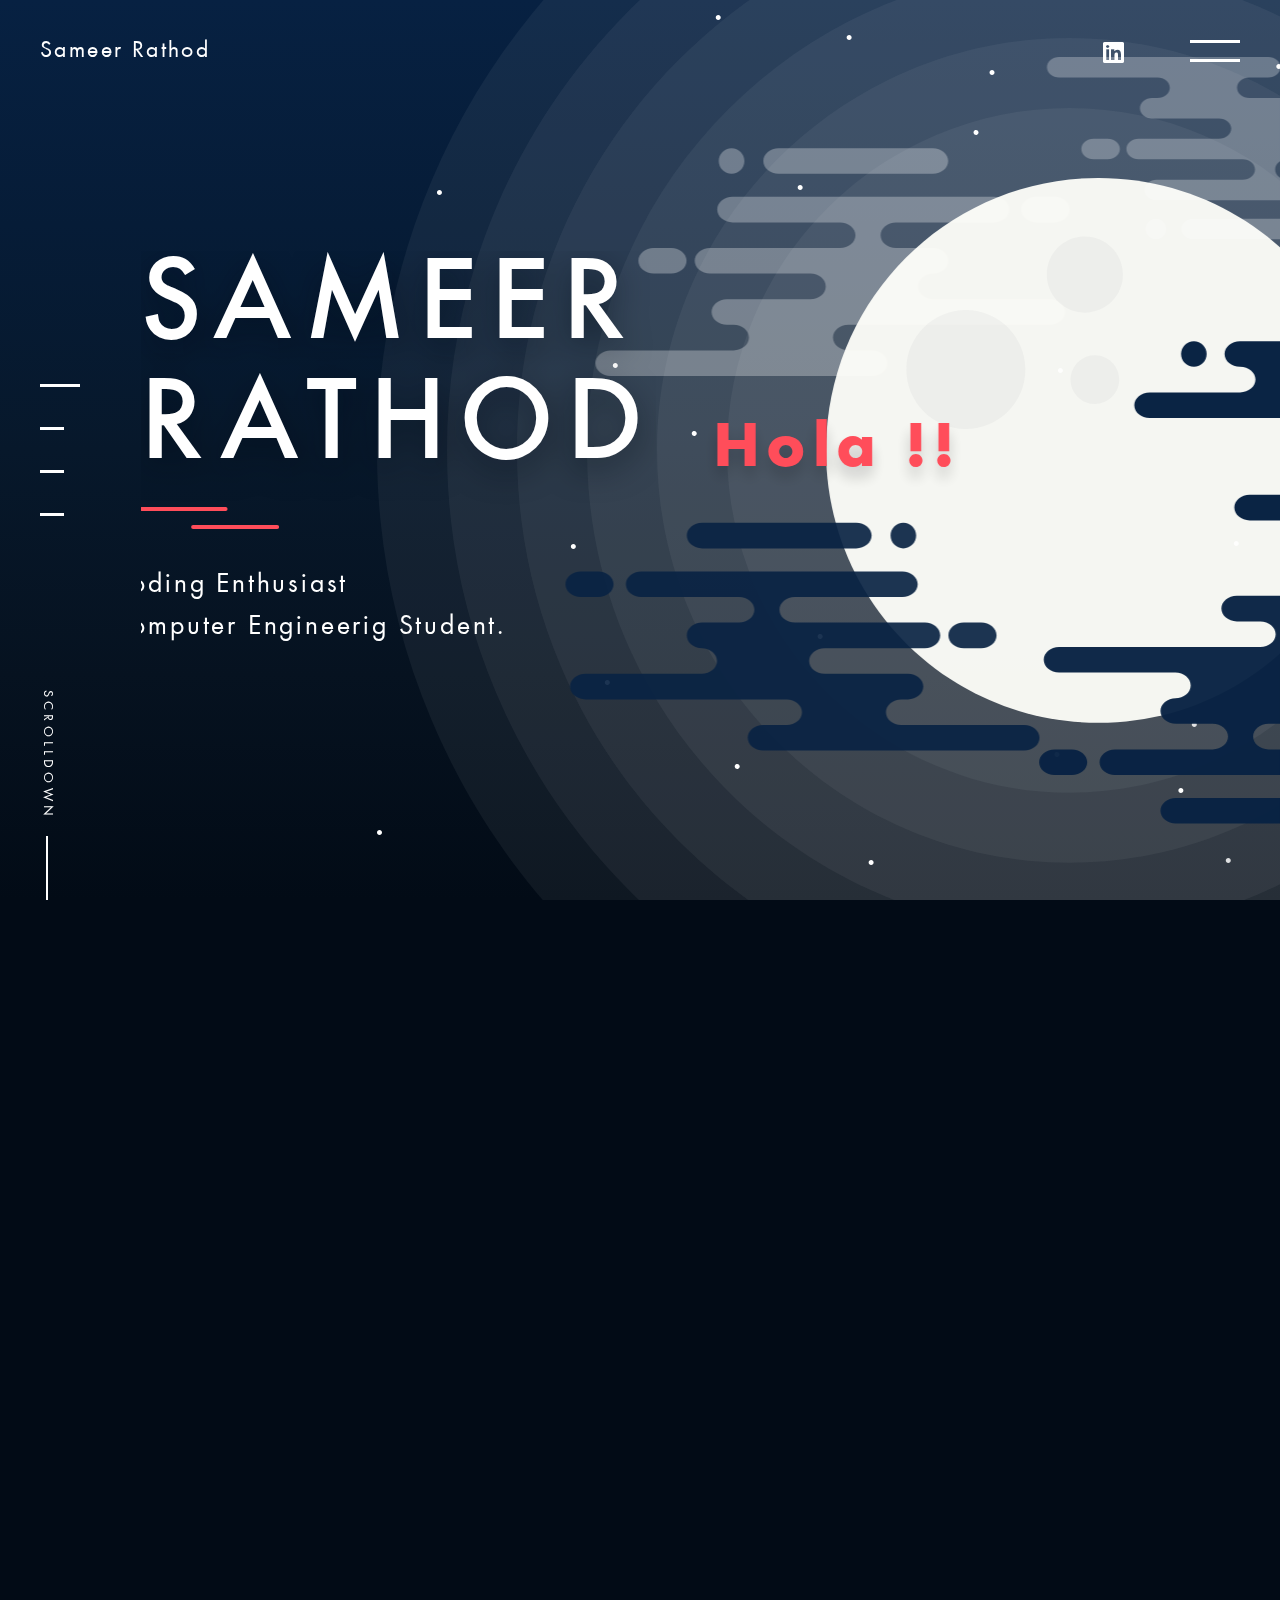
<file: index.html>
<!DOCTYPE html>
<html lang="en" >

  <head>
    <meta charset = "UTF-8">
    <meta name = "viewport" content = "width=device-width, initial-scale=1.0">
    <meta http-equiv = "X-UA-Compatible" content = "ie=edge">
    <meta property = "og:type" content = "website">
    <meta property = "og:description" content = "Sameer website / Web designer / KKWIEER Undergraduate">
    <meta property = "og:image" content = "images/ogp.png">
    <meta name = "twitter:card" content = "summary_large_image">    <meta property = "og:site_name" content = "SAMEER PORTFOLIO">
    <meta property = "og:locale" content = "en_US">
    <link rel = "stylesheet" href = "css/css1.css">
    <link rel = "stylesheet" href = "css/css2.css">
    <link rel = "stylesheet" href = "https://use.fontawesome.com/releases/v5.0.6/css/all.css">
    <link rel = "stylesheet" href = "https://fonts.googleapis.com/css?family=Abril+Fatface">
    <link rel = "shortcut icon" href = "#">
    <link rel = "apple-touch-icon" href = "./apple-touch-icon.png">
     <link rel="icon" href="images/icon.jpg" />

    <meta property = "og:title" content = "SAMEER RATHOD">
    <title> SAMEER PORTFOLIO </title>
    <!-- Global site tag (gtag.js) - Google Analytics -->

  </head>



  <body>
    <header><a class="name" href="./index.html">Sameer Rathod</a>
      <div class="wrap">
        <div class="icons"><a href="https://www.linkedin.com/in/sameerrathod1999/" target="_blank"><i class="fab fa-linkedin"></i></a></div>
        <div class="menuIcon js-menuBtn"></div>
      </div>
      <nav class="global-nav">
        <ul class="global-nav__list">
          <li><a href="index.html">HOME</a></li>
          <li><a href="about.html">ABOUT ME</a></li>
          <li><a href="https://github.com/Sameer411">PROJECTS</a></li>
          <li><a class="js-contact" href="contact.html">CONTACT</a></li>
          <li class="global-nav__sns"><a href="https://www.linkedin.com/in/sameerrathod1999/" target="_blank"><i class="fab fa-linkedin"></i></a></li>
        </ul>
      </nav>
      <div class="curtain"></div>
      <div class="loader"></div>
    </header>
    <main id="barba-wrapper">
      <div class="barba-container" data-namespace="top">
        <div class="fullpage" id="js-fullpage">
          <div class="section">
            <div class="fullpage__slide">
              <div class="title title--top">
                <h1 class="title__text js-letter">SAMEER<br>RATHOD</h1>
                <div class="border js-letter"><span></span><span class="js-letter"></span></div>
                <p class="title__lead js-letter"> Coding Enthusiast <br> Computer Engineerig Student.</p>
              </div>
              <div class="moon">
                <div class="moon__img js-parallax-moon">
                  <div class="moon__front layer" data-depth="0.2">
                    <div class="moon__text-wrap">
                      <p class="moon__text js-moon" data-depth="0.5"> Hola !!</p>
                    </div>
                  </div>
                  <div class="moon__front layer" data-depth="0.8">
                    <div class="cloud cloud--front1 js-moon"><img src="images/cloud1.svg" alt="cloud"></div>
                  </div>
                  <div class="moon__back layer" data-depth="0.4">
                    <div class="cloud cloud--back2 js-moon"><img src="images/cloud2.svg" alt="cloud"></div>
                  </div>
                  <div class="moon__front layer" data-depth="0.6">
                    <div class="cloud cloud--front2 js-moon"><img src="images/cloud3.svg" alt="cloud"></div>
                  </div>
                  <div class="moon__back layer" data-depth="0.5"><img class="js-moon" src="images/cloud4.svg" alt="moon"></div>
                  <div class="moon__front layer" data-depth="0.7">
                    <div class="cloud cloud--front3 js-moon"><img src="images/cloud5.svg" alt="cloud"></div>
                  </div>
                  <div class="moon__back layer" data-depth="0.3">
                    <div class="cloud cloud--back1 js-moon"><img src="images/cloud6.svg" alt="cloud"></div>
                  </div>
                  <div class="star" data-depth="0.3">
                    <div class="star__img js-moon"><img src="images/star.svg" alt="star"></div>
                  </div>
                </div>
              </div>
            </div>
          </div>

          <div class="section">
              <div class="fullpage__slide">
                <div class="title">
                  <h2 class="title__text js-letter">About Me</h2>
                  <div class="border js-letter"><span></span><span class="js-letter"></span></div>
                  <p class="title__lead js-letter">Coder</p>
                  <div class="btn-wrap js-letter"><a class="btn" href="about.html">Want to know more</a></div>
                </div><a class="image image--about" href="about.html">
                  <div class="image__over">
                    <div class="image__cover"></div>
                    <div class="image__cover"></div>
                  </div>
                  <div class="page-num">
                    <p>01</p>
                  </div></a>
              </div>
            </div>

          <div class="section">
            <div class="fullpage__slide">
              <div class="title">
                <h2 class="title__text js-letter">My Projects</h2>
                <!-- <p class="title__lead js-letter">Find my resume and the list of projects.</p> -->
                <div class="border js-letter"><span></span><span class="js-letter"></span></div>
                <div class="btn-wrap js-letter"><a class="btn" href="https://github.com/Sameer411/Foodies-restaurant-Website" target="_blank">Web Development Project</a></div>
                <div class="btn-wrap js-letter"><a class="btn" href="https://github.com/Sameer411/Car-Price-Prediction" target="_blank">ML Project</a></div>
                <div class="btn-wrap js-letter"><a class="btn" href="https://github.com/Sameer411">GitHub Profile</a></div>
              </div><a class="image image--projects" href="https://github.com/Sameer411?tab=repositories">
                <div class="image__over">
                  <div class="image__cover"></div>
                  <div class="image__cover"></div>
                </div>
                <div class="page-num">
                  <p>02</p>
                </div></a>
            </div>
          </div>

          <div class="section">
            <div class="fullpage__slide">
              <div class="title">
                <h2 class="title__text js-letter">Get In Touch</h2>
                <div class="border js-letter"><span></span><span class="js-letter"></span></div>
                <ul>
                  <li class="js-letter"><a href="mailto:sameerrathod1999@gmail.com">sameerrathod1999@gmail.com</a></li>
                  <li class="js-letter"><p style="font-size:1.3em;"> Feel free to ping me on social media.</p></li>
                </ul>
              </div>
              <div class="image image--contact">
                <div class="image__over">
                  <div class="image__cover"></div>
                  <div class="image__cover"></div>
                </div>
                <div class="page-num">
                  <p>03</p>
                </div>
              </div>
            </div>
          </div>
        </div>
        <p class="scrollDown">SCROLLDOWN</p>
        <div class="moon-background">
          <div class="moonlight">
            <div class="moonlight__wrap js-parallax-moonlight">
              <div class="layer moonlight__img" data-depth="0.2"></div>
            </div>
          </div>
        </div>
        <div class="star js-parallax-star">
          <div class="layer" data-depth="0.1">
            <div class="star__img"><img src="images/star.svg"></div>
          </div>
        </div>
        <div class="sky-color"></div>
      </div>
    </main>
    <script src="js/js1.js"></script>
    <script src="js/js2.js"></script>
    <script src="js/js3.js"></script>
    <script src="js/js4.js"></script>
    <script src="js/js5.js"></script>
    <script src="js/js6.js"></script>
  </body>
</html>
</file>
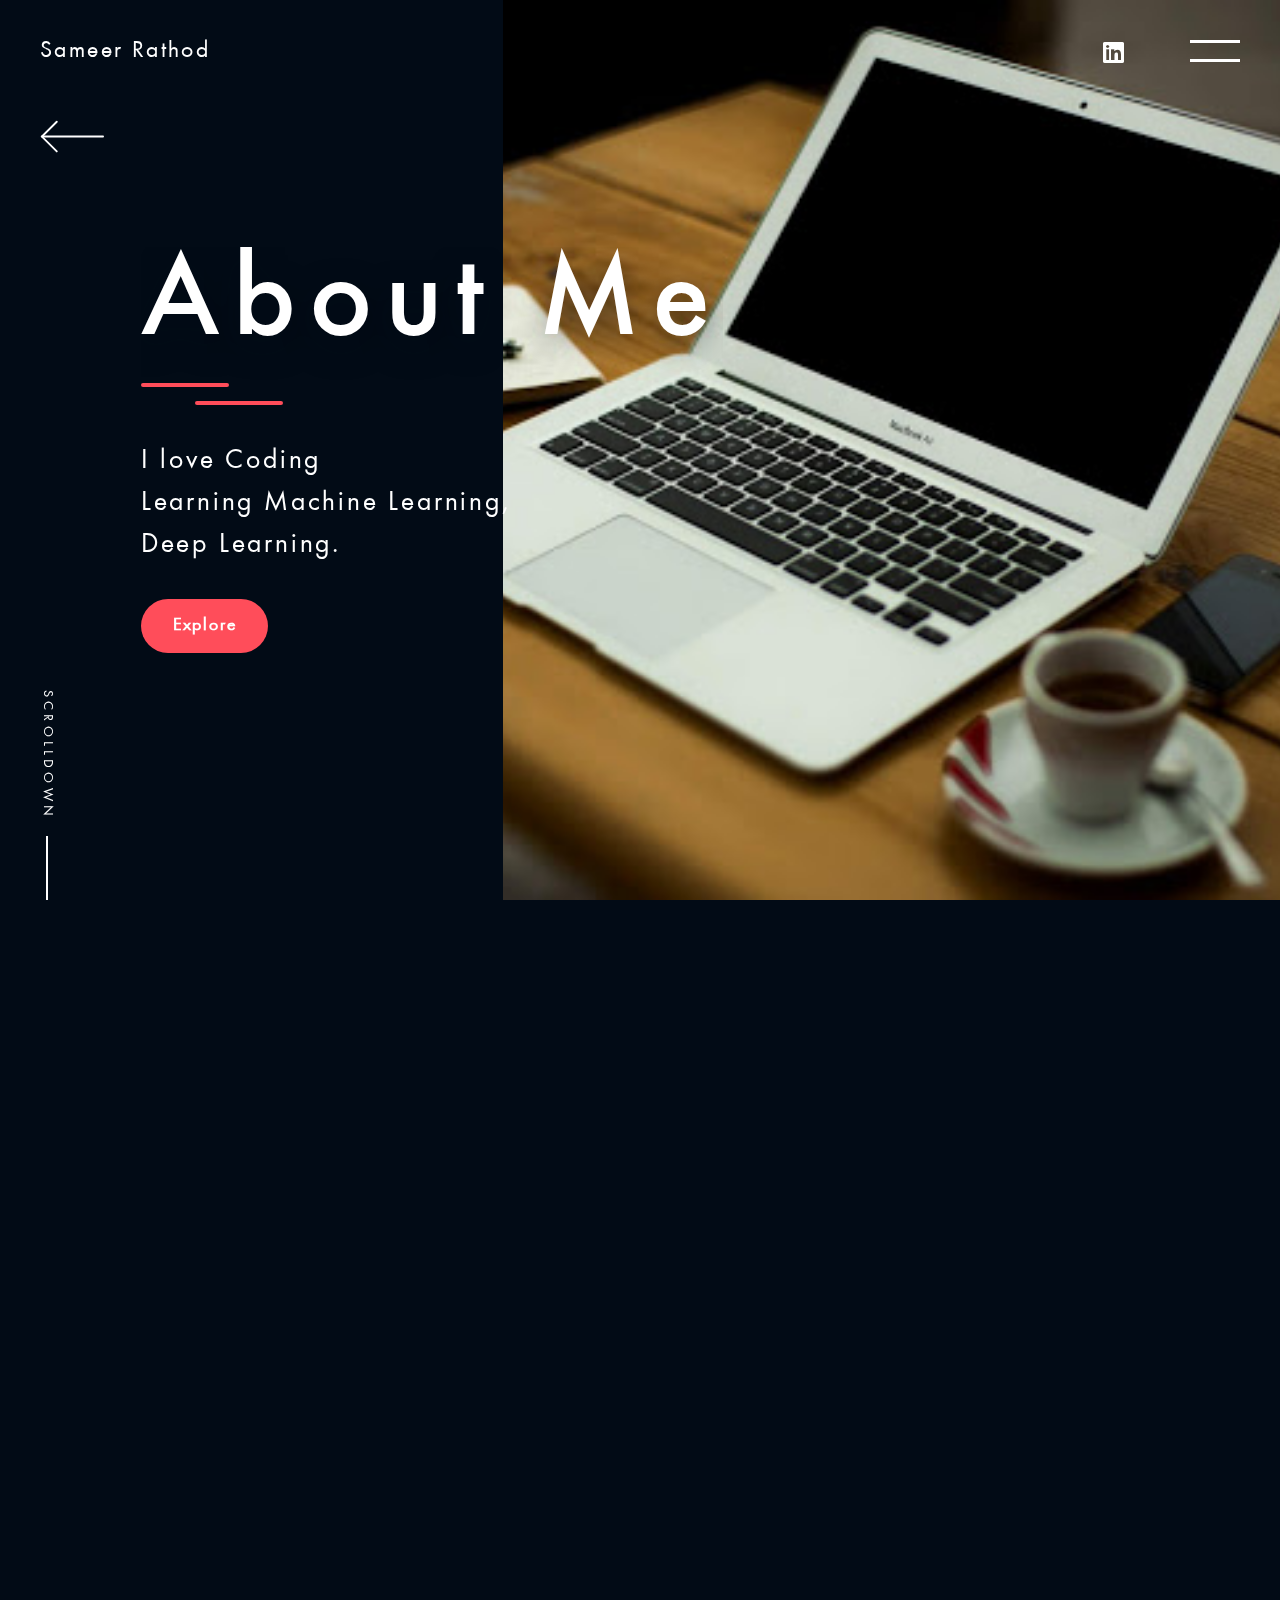
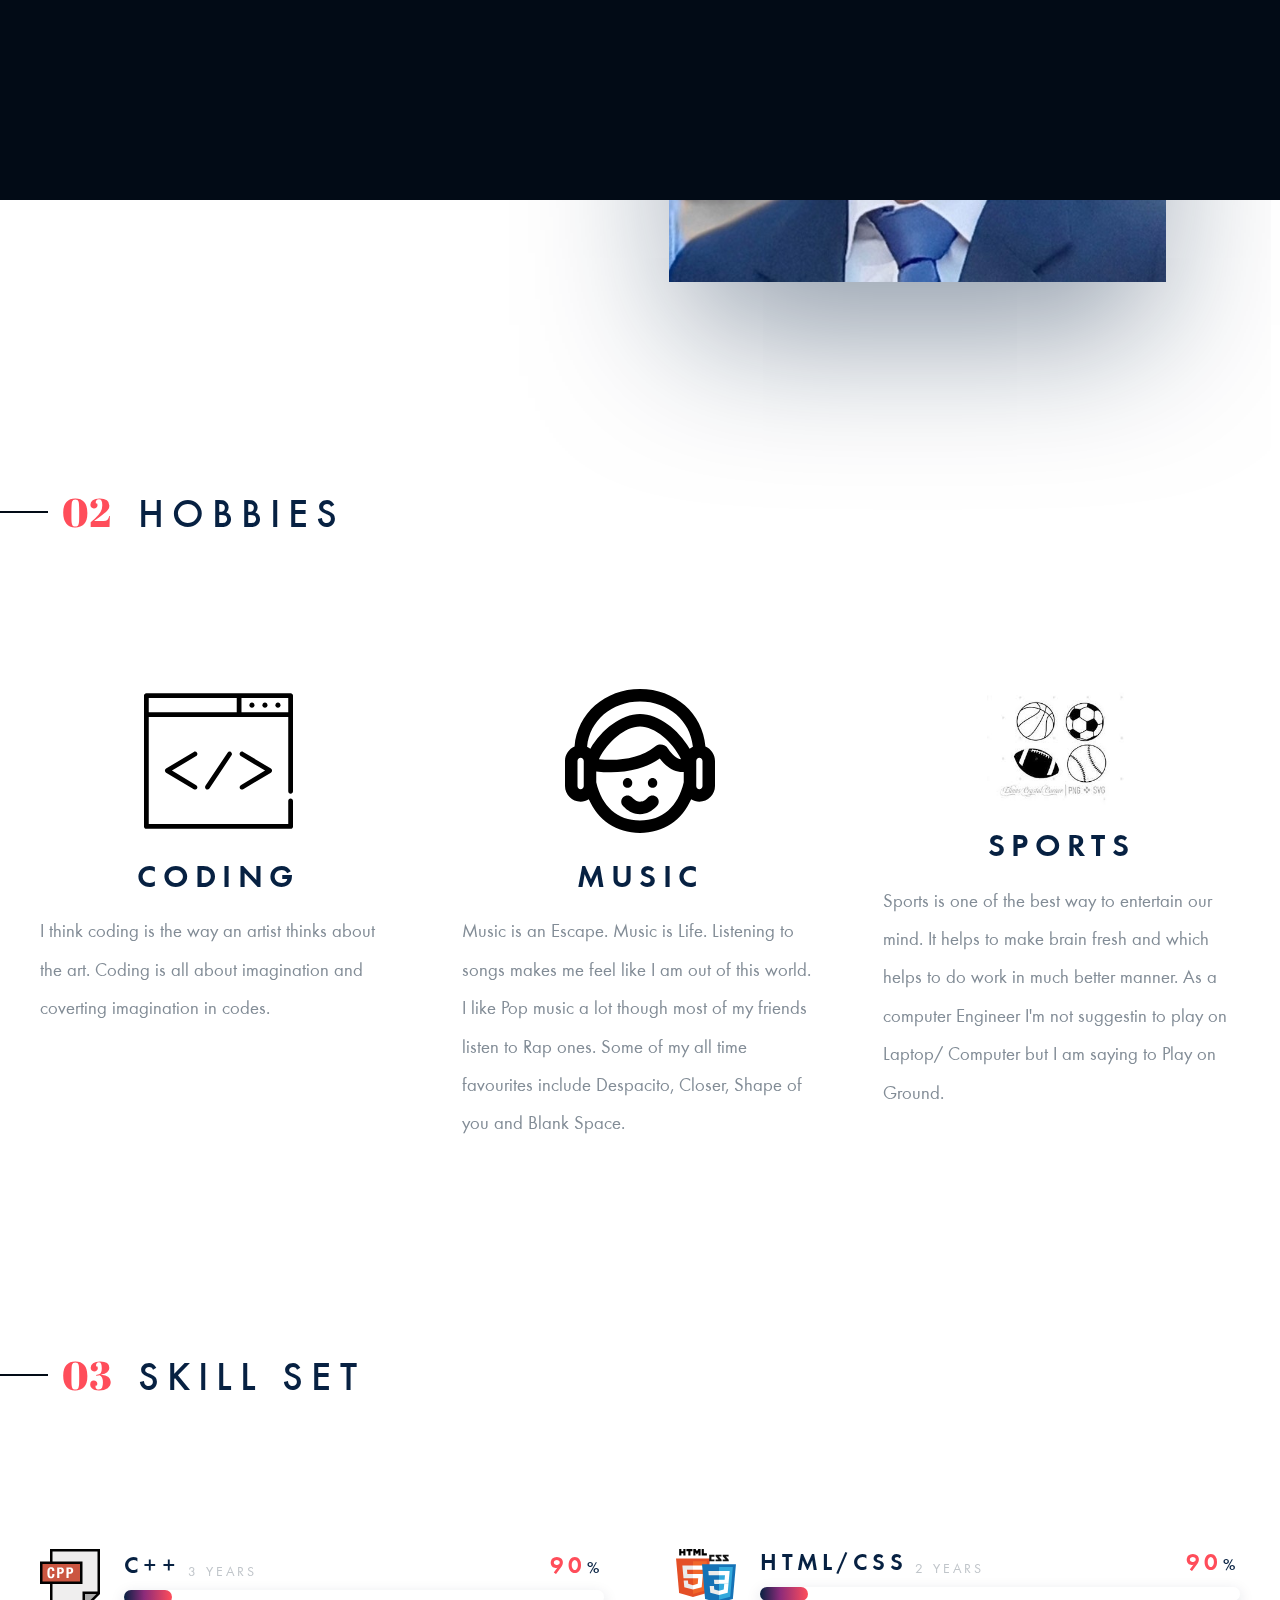
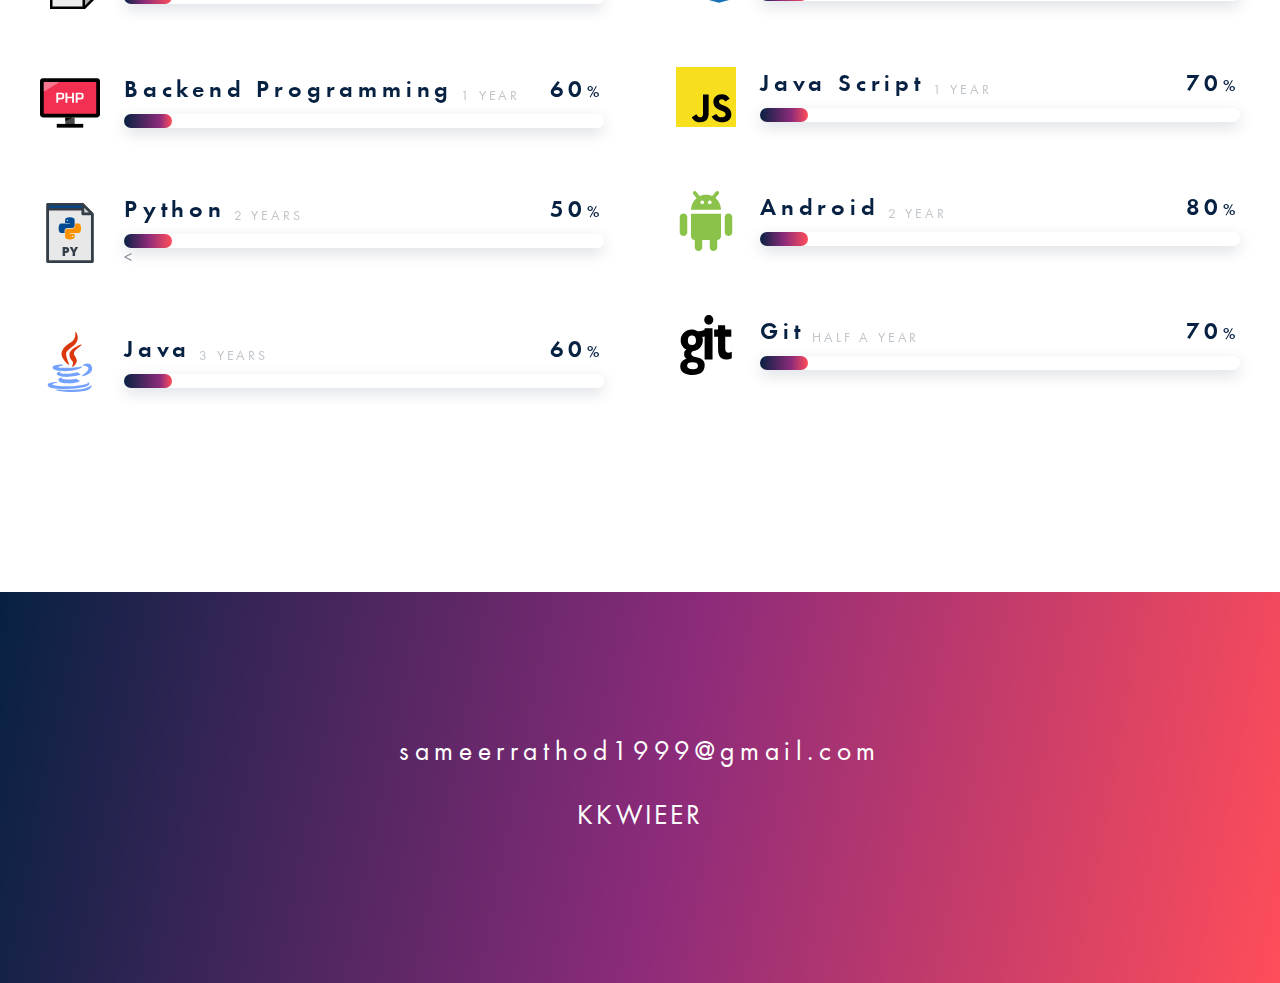
<file: about.html>
<!DOCTYPE html>
<html lang="en" >

  <head>
    <meta charset = "UTF-8">
    <meta name = "viewport" content = "width=device-width, initial-scale=1.0">
    <meta http-equiv = "X-UA-Compatible" content = "ie=edge">
    <meta property = "og:type" content = "website">
    <meta property = "og:description" content = "Sameer website / Web designer / KKWIEER Undergraduate">
    <meta property = "og:image" content = "images/ogp.png">
    <meta name = "twitter:card" content = "summary_large_image">
    <meta property = "og:site_name" content = "SAMEER PORTFOLIO">
    <meta property = "og:locale" content = "en_US">
    <link rel = "stylesheet" href = "css/css1.css">
    <link rel = "stylesheet" href = "css/css2.css">
    <link rel = "stylesheet" href = "https://use.fontawesome.com/releases/v5.0.6/css/all.css">
    <link rel = "stylesheet" href = "https://fonts.googleapis.com/css?family=Abril+Fatface">
    <link rel = "shortcut icon" href = "#">
    <link rel = "apple-touch-icon" href = "./apple-touch-icon.png">
    <link rel="icon" href="images/icon.jpg" />
    <meta property = "og:title" content = "SAMEER PORTFOLIO">
    <title> SAMEER RATHOD</title>
    <!-- Global site tag (gtag.js) - Google Analytics -->

  </head>


  <body>
    <header><a class="name" href="index.html">Sameer Rathod</a>
      <div class="wrap">
       <div class="icons"><a href="https://www.linkedin.com/in/sameerrathod1999/" target="_blank"><i class="fab fa-linkedin"></i></a></div>
        <div class="menuIcon js-menuBtn"></div>
      </div>
      <nav class="global-nav">
        <ul class="global-nav__list">
          <li><a href="index.html">HOME</a></li>
          <li><a href="about.html">ABOUT ME</a></li>
          <li><a href="https://github.com/Sameer411?tab=repositories">PROJECTS</a></li>
          <li><a class="js-contact" href="index.html#contact">CONTACT</a></li>
          <li class="global-nav__sns"><a href="https://www.linkedin.com/in/sameerrathod1999/" target="_blank"><i class="fab fa-linkedin"></i></a></li>
        </ul>
      </nav>
      <div class="curtain"></div>
      <div class="loader"></div>
    </header>
    <main id="barba-wrapper">
      <div class="barba-container" data-namespace="underlayer">
        <div class="page-top">
          <div class="page-top__inner"><a class="back-arrow" href="./index.html#about"><svg xmlns="http://www.w3.org/2000/svg" width="100%" height="34" viewBox="0 0 67 34"><g fill="none" fill-rule="evenodd" stroke="#FFF" stroke-linecap="round" transform="translate(2 1)"><path stroke-width="2" d="M0,15.5533333 L64,15.5533333"/><polyline stroke-width="2" points="15.556 0 0 15.556 15.556 31.111"/></g></svg></a>
            <p class="scrollDown">SCROLLDOWN</p>
            <div class="title">
              <h2 class="title__text">About Me</h2>
              <div class="border js-toRight"><span></span><span></span></div>
              <p class="title__lead">I love Coding <br>Learning Machine Learning, <br>Deep Learning.</p>
              <div class="btn-wrap"><a class="btn" href="index.html">Explore</a></div>
            </div>
            <div class="image image__about"></div>
            <div class="image__about"></div>
          </div>
        </div>
        <section class="wrapper">
          <div class="who container">
            <div class="text text--top">
              <p class="heading-num">01</p>
              <div class="text__wrap text__wrap--top content">
                <h2 class="heading heading--top">WHO I AM</h2>
                <div class="who__wrap">
                  <div class="who__name">
                    <h3 class="who__jp"> SAMEER RATHOD</h3>
                    <p class="who__en"> (Coder) </p>
                  </div>
                  <p class="who__text" style="font-size:1.3em;">Geek | Coder | Enthusiastic about Technology |<br> Android Application Developer | Full Stack Web Development |<br>| Blogger | AL and ML Enthusiastic |<br></p>
                  <div class="who__image"><img src="images/portrait2.jpeg" alt="SAMEER EATHOD"></div>
                </div>
              </div>
            </div>
          </div>
          <div class="passion container">
            <div class="text">
              <p class="heading-num">02</p>
              <div class="text__wrap content">
                <h2 class="heading"> HOBBIES </h2>
              </div>
            </div>
            <div class="content content--mlarge">
              <ul class="passion__list">
                <li class="passion__item">
                  <div class="passion__image"><img src="images/cloud7.svg" alt="CODING"></div>
                  <h3 class="sub-title">CODING</h3>
                  <p class="passion__text" style="font-size:1.2em;">I think coding is the way an artist thinks about the art. Coding is all about imagination and coverting imagination in codes.</p>
                </li>
                <li class="passion__item">
                  <div class="passion__image"><img src="images/cloud8.svg" alt="MUSIC"></div>
                  <h3 class="sub-title"> MUSIC </h3>
                  <p class="passion__text" style="font-size:1.2em;"> Music is an Escape. Music is Life. Listening to songs makes me feel like I am out of this world. I like Pop music a lot though most of my friends listen to Rap ones. Some of my all time favourites include Despacito, Closer, Shape of you and Blank Space. </p>
                </li>
                <li class="passion__item">
                  <div class="passion__image"><img src="images/sports.jpg" alt="SPORTS"></div>
                  <h3 class="sub-title">SPORTS</h3>
                  <p class="passion__text" style="font-size:1.2em;"> Sports is one of the best way to entertain our mind. It helps to make brain fresh and which helps to do work in much better manner. As a computer Engineer I'm not suggestin to play on Laptop/ Computer but I am saying to Play on Ground.</p>
                </li>
              </ul>
            </div>
          </div>
          <div class="skill-set container">
            <div class="text">
              <p class="heading-num">03</p>
              <div class="text__wrap content">
                <h2 class="heading">SKILL SET</h2>
              </div>
            </div>
            <div class="content content--mlarge skill-set__flex">
              <ul class="skill-set__list">
                <li class="skill-set__item">
                  <div class="skill-set__icon"><img src="images/cloud11.svg" alt="JS"></div>
                  <div class="skill-set__detail">
                    <div class="skill-set__meta">
                      <div class="skill-set__name">
                        <h4 class="small-title small-title--skill">C++</h4>
                        <p class="skill-set__year">3 YEARS</p>
                      </div>
                      <p class="small-title small-title--skill skill-set__high">90<span class="skill-set__ratio">%</span></p>
                    </div>
                    <div class="skill-set__bar p90 js-scroll"></div>
                  </div>
                </li>
                <li class="skill-set__item">
                  <div class="skill-set__icon"><img src="images/cloud12.svg" alt="Python"></div>
                  <div class="skill-set__detail">
                    <div class="skill-set__meta">
                      <div class="skill-set__name">
                        <h4 class="small-title small-title--skill">Backend Programming</h4>
                        <p class="skill-set__year">1 YEAR</p>
                      </div>
                      <p class="small-title small-title--skill">60<span class="skill-set__ratio">%</span></p>
                    </div>
                    <div class="skill-set__bar p60 js-scroll"></div>
                  </div>
                </li>

                <li class="skill-set__item">
                  <div class="skill-set__icon"><img src="images/cloud13.svg" alt="Python"></div>
                  <div class="skill-set__detail">
                    <div class="skill-set__meta">
                      <div class="skill-set__name">
                        <h4 class="small-title small-title--skill">Python</h4>
                        <p class="skill-set__year">2 YEARS</p>
                      </div>
                      <p class="small-title small-title--skill">50<span class="skill-set__ratio">%</span></p>
                    </div>
                    <div class="skill-set__bar p80 js-scroll"></div>
                  <
                </li>

                <li class="skill-set__item">
                    <div class="skill-set__icon"><img src="images/cloud14.svg" alt="Java"></div>
                    <div class="skill-set__detail">
                      <div class="skill-set__meta">
                        <div class="skill-set__name">
                          <h4 class="small-title small-title--skill">Java</h4>
                          <p class="skill-set__year">3 YEARS</p>
                        </div>
                        <p class="small-title small-title--skill">60<span class="skill-set__ratio">%</span></p>
                      </div>
                      <div class="skill-set__bar p60 js-scroll"></div>
                    </div>
                  </li>
              </ul>
              <ul class="skill-set__list">
                <li class="skill-set__item">
                  <div class="skill-set__icon"><img src="images/cloud15.svg" alt="HTML/CSS"></div>
                  <div class="skill-set__detail">
                    <div class="skill-set__meta">
                      <div class="skill-set__name">
                        <h4 class="small-title small-title--skill">HTML/CSS</h4>
                        <p class="skill-set__year">2 YEARS</p>
                      </div>
                      <p class="small-title small-title--skill skill-set__high">90<span class="skill-set__ratio">%</span></p>
                    </div>
                    <div class="skill-set__bar p90 js-scroll"></div>
                  </div>
                </li>
                <li class="skill-set__item">
                  <div class="skill-set__icon"><img src="images/cloud16.svg" alt="C++"></div>
                  <div class="skill-set__detail">
                    <div class="skill-set__meta">
                      <div class="skill-set__name">
                        <h4 class="small-title small-title--skill">Java Script</h4>
                        <p class="skill-set__year">1 YEAR</p>
                      </div>
                      <p class="small-title small-title--skill">70<span class="skill-set__ratio">%</span></p>
                    </div>
                    <div class="skill-set__bar p70 js-scroll"></div>
                  </div>
                </li>
                <li class="skill-set__item">
                  <div class="skill-set__icon"><img src="images/cloud17.svg" alt="Android"></div>
                  <div class="skill-set__detail">
                    <div class="skill-set__meta">
                      <div class="skill-set__name">
                        <h4 class="small-title small-title--skill">Android</h4>
                        <p class="skill-set__year">2 YEAR</p>
                      </div>
                      <p class="small-title small-title--skill">80<span class="skill-set__ratio">%</span></p>
                    </div>
                    <div class="skill-set__bar p80 js-scroll"></div>
                  </div>
                </li>
                <li class="skill-set__item">
                    <div class="skill-set__icon"><img src="images/cloud18.svg" alt="Git"></div>
                    <div class="skill-set__detail">
                      <div class="skill-set__meta">
                        <div class="skill-set__name">
                          <h4 class="small-title small-title--skill">Git</h4>
                          <p class="skill-set__year">HALF A YEAR</p>
                        </div>
                        <p class="small-title small-title--skill">70<span class="skill-set__ratio">%</span></p>
                      </div>
                      <div class="skill-set__bar p70 js-scroll"></div>
                    </div>
                  </li>
              </ul>
            </div>
          </div>
        </section>
        <footer class="footer">
            <a href="mailto:sameerrathod1999@gmail.com">sameerrathod1999@gmail.com</a>
            <p class="title__lead"> KKWIEER</p>
        </footer>
      </div>
    </main>
    <script src="js/js1.js"></script>
    <script src="js/js2.js"></script>
    <script src="js/js3.js"></script>
    <script src="js/js4.js"></script>
    <script src="js/js5.js"></script>
    <script src="js/js6.js"></script>
  </body>
</html>
</file>
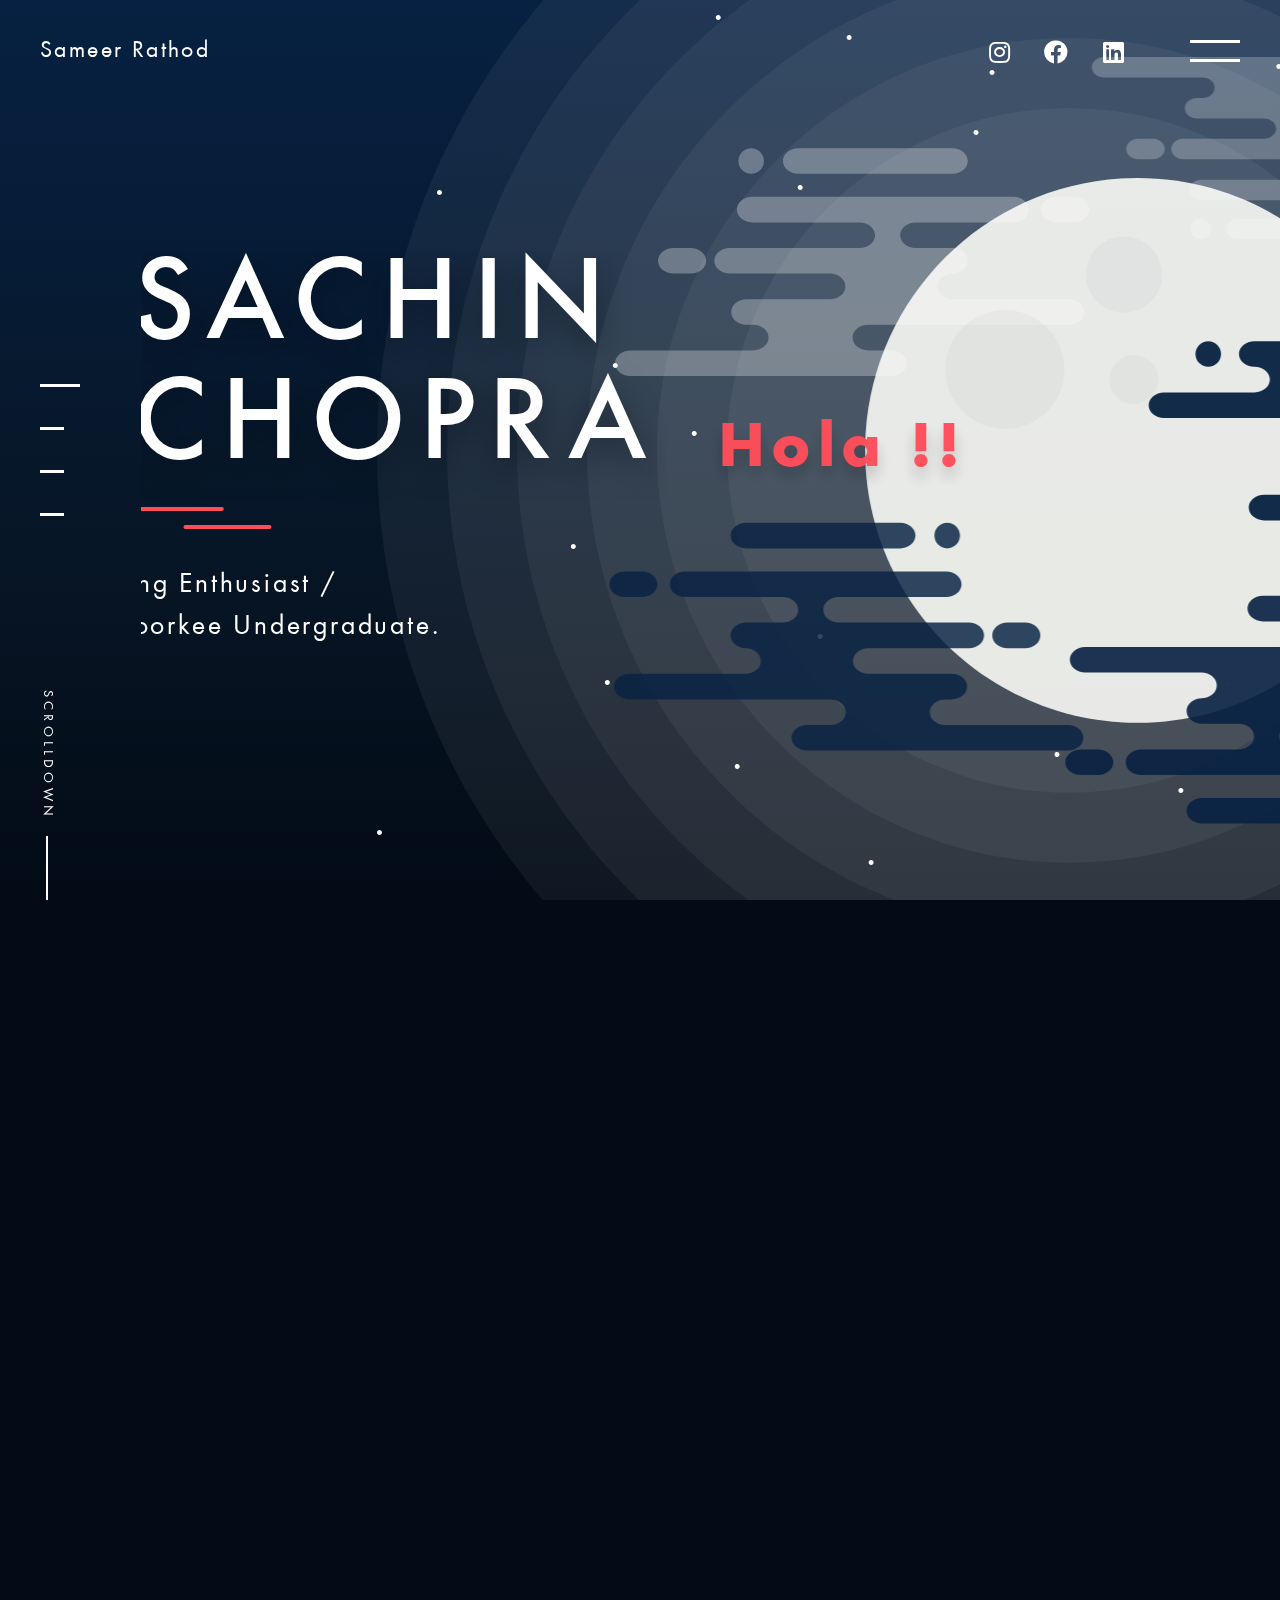
<file: contact.html>
<!DOCTYPE html>
<html lang="en" >

  <head>
    <meta charset = "UTF-8">
    <meta name = "viewport" content = "width=device-width, initial-scale=1.0">
    <meta http-equiv = "X-UA-Compatible" content = "ie=edge">
    <meta property = "og:type" content = "website">
    <meta property = "og:description" content = "Sachin website / Web designer / IIT Roorkee Undergraduate">
    <meta property = "og:image" content = "images/ogp.png">
    <meta name = "twitter:card" content = "summary_large_image">
    <meta name = "instagram:site" content = "@a_tasteless_gentleman">
    <meta property = "og:site_name" content = "SACHIN PORTFOLIO">
    <meta property = "og:locale" content = "en_US">
    <link rel = "stylesheet" href = "css/css1.css">
    <link rel = "stylesheet" href = "css/css2.css">
    <link rel = "stylesheet" href = "https://use.fontawesome.com/releases/v5.0.6/css/all.css">
    <link rel = "stylesheet" href = "https://fonts.googleapis.com/css?family=Abril+Fatface">
    <link rel = "shortcut icon" href = "#">
    <link rel = "apple-touch-icon" href = "./apple-touch-icon.png">
    <link rel="icon" href="images/icon.ico" />
    <meta property = "og:title" content = "SACHIN PORTFOLIO">
    <title> SACHIN CHOPRA </title>
    <!-- Global site tag (gtag.js) - Google Analytics -->

  </head>



  <body>
    <header><a class="name" href="index.html">Sameer Rathod</a>
      <div class="wrap">
        <div class="icons"><a href="https://www.instagram.com/a_tasteless_gentleman/" target="_blank"><i class="fab fa-instagram"></i></a><a href="https://www.facebook.com/sachin.mathers.7" target="_blank"><i class="fab fa-facebook"></i></a><a href="https://www.linkedin.com/in/sachinchopraiitr/" target="_blank"><i class="fab fa-linkedin"></i></a></div>
        <div class="menuIcon js-menuBtn"></div>
      </div>
      <nav class="global-nav">
        <ul class="global-nav__list">
          <li><a href="./index.html">HOME</a></li>
          <li><a href="./about.html">ABOUT ME</a></li>
          <li><a href="./projects.html">PROJECTS</a></li>
          <li><a class="js-contact" href="index.html#contact">CONTACT</a></li>
          <li class="global-nav__sns"><a href="https://www.instagram.com/a_tasteless_gentleman/" target="_blank"><i class="fab fa-instagram"></i></a><a href="https://www.facebook.com/sachin.mathers.7" target="_blank"><i class="fab fa-facebook"></i></a><a href="https://www.linkedin.com/in/sachinchopraiitr/" target="_blank"><i class="fab fa-linkedin"></i></a></li>
        </ul>
      </nav>
      <div class="curtain"></div>
      <div class="loader"></div>
    </header>
    <main id="barba-wrapper">
      <div class="barba-container" data-namespace="top">
        <div class="fullpage" id="js-fullpage">
          <div class="section">
            <div class="fullpage__slide">
              <div class="title title--top">
                <h1 class="title__text js-letter">SACHIN<br>CHOPRA</h1>
                <div class="border js-letter"><span></span><span class="js-letter"></span></div>
                <p class="title__lead js-letter"> Coding Enthusiast /<br> IIT Roorkee Undergraduate.</p>
              </div>
              <div class="moon">
                <div class="moon__img js-parallax-moon">
                  <div class="moon__front layer" data-depth="0.2">
                    <div class="moon__text-wrap">
                      <p class="moon__text js-moon" data-depth="0.5"> Hola !!</p>
                    </div>
                  </div>
                  <div class="moon__front layer" data-depth="0.8">
                    <div class="cloud cloud--front1 js-moon"><img src="images/cloud1.svg" alt="cloud"></div>
                  </div>
                  <div class="moon__back layer" data-depth="0.4">
                    <div class="cloud cloud--back2 js-moon"><img src="images/cloud2.svg" alt="cloud"></div>
                  </div>
                  <div class="moon__front layer" data-depth="0.6">
                    <div class="cloud cloud--front2 js-moon"><img src="images/cloud3.svg" alt="cloud"></div>
                  </div>
                  <div class="moon__back layer" data-depth="0.5"><img class="js-moon" src="images/cloud4.svg" alt="moon"></div>
                  <div class="moon__front layer" data-depth="0.7">
                    <div class="cloud cloud--front3 js-moon"><img src="images/cloud5.svg" alt="cloud"></div>
                  </div>
                  <div class="moon__back layer" data-depth="0.3">
                    <div class="cloud cloud--back1 js-moon"><img src="images/cloud6.svg" alt="cloud"></div>
                  </div>
                </div>
              </div>
            </div>
          </div>

          <div class="section">
              <div class="fullpage__slide">
                <div class="title">
                  <h2 class="title__text js-letter">About Me</h2>
                  <div class="border js-letter"><span></span><span class="js-letter"></span></div>
                  <p class="title__lead js-letter">I love Coding, Creating,<br>and Open source Development.</p>
                  <div class="btn-wrap js-letter"><a class="btn" href="./about.html">Want to know more</a></div>
                </div><a class="image image--about" href="about.html">
                  <div class="image__over">
                    <div class="image__cover"></div>
                    <div class="image__cover"></div>
                  </div>
                  <div class="page-num">
                    <p>01</p>
                  </div></a>
              </div>
            </div>

          <div class="section">
            <div class="fullpage__slide">
              <div class="title">
                <h2 class="title__text js-letter">My Projects</h2>
                <p class="title__lead js-letter">Find my resume and the list of projects.</p>
                <div class="border js-letter"><span></span><span class="js-letter"></span></div>
                <div class="btn-wrap js-letter"><a class="btn" href="https://bit.ly/SachinResume" target="_blank">Resume</a></div>
                <div class="btn-wrap js-letter"><a class="btn" href="https://bit.ly/SachinResume" target="_blank">CV</a></div>
                <div class="btn-wrap js-letter"><a class="btn" href="https://github.com/sachin10101998?tab=repositories">Projects</a></div>
              </div><a class="image image--projects" href="https://github.com/sachin10101998?tab=repositories">
                <div class="image__over">
                  <div class="image__cover"></div>
                  <div class="image__cover"></div>
                </div>
                <div class="page-num">
                  <p>02</p>
                </div></a>
            </div>
          </div>

          <div class="section">
            <div class="fullpage__slide">
              <div class="title">
                <h2 class="title__text js-letter">Get In Touch</h2>
                <div class="border js-letter"><span></span><span class="js-letter"></span></div>
                <ul>
                  <li class="js-letter"><a href="mailto:schopra@mt.iitr.ac.in">schopra@mt.iitr.ac.in</a></li>
                  <li class="js-letter"><p style="font-size:1.3em;"> Jawahar Bhawan, Room no AG15 </p></li>
                  <li class="js-letter"><p style="font-size:1.3em;"> IIT Roorkee, India - 247667 </p></li>
                  <li class="js-letter"><p style="font-size:1.3em;"> Feel free to ping me on social media.</p></li>
                  <li class="js-letter"><a href="https://instagram.com/a_tasteless_gentleman" target="_blank"><i class="fab fa-instagram"></i></a><a href="https://www.facebook.com/sachin.mathers.7" target="_blank"><i class="fab fa-facebook"></i></a><a href="https://in.linkedin.com/in/sachinchopraiitr" target="_blank"><i class="fab fa-linkedin"></i></a></li>
                </ul>
              </div>
              <div class="image image--contact">
                <div class="image__over">
                  <div class="image__cover"></div>
                  <div class="image__cover"></div>
                </div>
                <div class="page-num">
                  <p>03</p>
                </div>
              </div>
            </div>
          </div>
        </div>
        <p class="scrollDown">SCROLLDOWN</p>
        <div class="moon-background">
          <div class="moonlight">
            <div class="moonlight__wrap js-parallax-moonlight">
              <div class="layer moonlight__img" data-depth="0.2"></div>
            </div>
          </div>
        </div>
        <div class="star js-parallax-star">
          <div class="layer" data-depth="0.1">
            <div class="star__img"><img src="images/star.svg"></div>
          </div>
        </div>
        <div class="sky-color"></div>
      </div>
    </main>
   <script src="js/js1.js"></script>
    <script src="js/js2.js"></script>
    <script src="js/js3.js"></script>
    <script src="js/js4.js"></script>
    <script src="js/js5.js"></script>
    <script src="js/js6.js"></script>
  </body>
</html>
</file>
<file: css/css1.css>
html.fp-enabled,
.fp-enabled body {
    margin: 0;
    padding: 0;
    overflow:hidden;

    /*Avoid flicker on slides transitions for mobile phones #336 */
    -webkit-tap-highlight-color: rgba(0,0,0,0);
}

.fp-section {
    position: relative;
    -webkit-box-sizing: border-box; /* Safari<=5 Android<=3 */
    -moz-box-sizing: border-box; /* <=28 */
    box-sizing: border-box;
}

.fp-slide {
    float: left;
}

.fp-slide, .fp-slidesContainer {
    height: 100%;
    display: block;
}

.fp-slides {
    z-index:1;
    height: 100%;
    overflow: hidden;
    position: relative;
    -webkit-transition: all 0.3s ease-out; /* Safari<=6 Android<=4.3 */
    transition: all 0.3s ease-out;
}

.fp-section.fp-table, .fp-slide.fp-table {
    display: table;
    table-layout:fixed;
    width: 100%;
}

.fp-tableCell {
    display: table-cell;
    vertical-align: middle;
    width: 100%;
    height: 100%;
}

.fp-slidesContainer {
    float: left;
    position: relative;
}

.fp-controlArrow {
    -webkit-user-select: none; /* webkit (safari, chrome) browsers */
    -moz-user-select: none; /* mozilla browsers */
    -khtml-user-select: none; /* webkit (konqueror) browsers */
    -ms-user-select: none; /* IE10+ */
    position: absolute;
    z-index: 4;
    top: 50%;
    cursor: pointer;
    width: 0;
    height: 0;
    border-style: solid;
    margin-top: -38px;
    -webkit-transform: translate3d(0,0,0);
    -ms-transform: translate3d(0,0,0);
    transform: translate3d(0,0,0);
}

.fp-controlArrow.fp-prev {
    left: 15px;
    width: 0;
    border-width: 38.5px 34px 38.5px 0;
    border-color: transparent #fff transparent transparent;
}

.fp-controlArrow.fp-next {
    right: 15px;
    border-width: 38.5px 0 38.5px 34px;
    border-color: transparent transparent transparent #fff;
}

.fp-scrollable {
    overflow: hidden;
    position: relative;
}

.fp-scroller{
    overflow: hidden;
}

.iScrollIndicator{
    border: 0 !important;
}

.fp-notransition {
    -webkit-transition: none !important;
    transition: none !important;
}

#fp-nav {
    position: fixed;
    z-index: 100;
    margin-top: -32px;
    top: 50%;
    opacity: 1;
    -webkit-transform: translate3d(0,0,0);
}
#fp-nav.right {
    right: 17px;
}

.fp-slidesNav{
    position: absolute;
    z-index: 4;
    opacity: 1;
    -webkit-transform: translate3d(0,0,0);
    -ms-transform: translate3d(0,0,0);
    transform: translate3d(0,0,0);
    left: 0 !important;
    right: 0;
    margin: 0 auto !important;
}

.fp-slidesNav.bottom {
    bottom: 17px;
}

.fp-slidesNav.top {
    top: 17px;
}

#fp-nav ul,
.fp-slidesNav ul {
  margin: 0;
  padding: 0;
}

#fp-nav ul li,
.fp-slidesNav ul li {
    display: block;
    width: 14px;
    height: 13px;
    margin: 7px;
    position:relative;
}

.fp-slidesNav ul li {
    display: inline-block;
}

#fp-nav ul li a,
.fp-slidesNav ul li a {
    display: block;
    position: relative;
    z-index: 1;
    width: 100%;
    height: 100%;
    cursor: pointer;
    text-decoration: none;
}

#fp-nav ul li a.active span,
.fp-slidesNav ul li a.active span,
#fp-nav ul li:hover a.active span,
.fp-slidesNav ul li:hover a.active span{
    height: 12px;
    width: 12px;
    margin: -6px 0 0 -6px;
    border-radius: 100%;
 }

#fp-nav ul li a span,
.fp-slidesNav ul li a span {
    border-radius: 50%;
    position: absolute;
    z-index: 1;
    height: 4px;
    width: 4px;
    border: 0;
    background: #333;
    left: 50%;
    top: 50%;
    margin: -2px 0 0 -2px;
    -webkit-transition: all 0.1s ease-in-out;
    -moz-transition: all 0.1s ease-in-out;
    -o-transition: all 0.1s ease-in-out;
    transition: all 0.1s ease-in-out;
}

#fp-nav ul li:hover a span,
.fp-slidesNav ul li:hover a span{
    width: 10px;
    height: 10px;
    margin: -5px 0px 0px -5px;
}

#fp-nav ul li .fp-tooltip {
    position: absolute;
    top: -2px;
    color: #fff;
    font-size: 14px;
    font-family: arial, helvetica, sans-serif;
    white-space: nowrap;
    max-width: 220px;
    overflow: hidden;
    display: block;
    opacity: 0;
    width: 0;
    cursor: pointer;
}

#fp-nav ul li:hover .fp-tooltip,
#fp-nav.fp-show-active a.active + .fp-tooltip {
    -webkit-transition: opacity 0.2s ease-in;
    transition: opacity 0.2s ease-in;
    width: auto;
    opacity: 1;
}

#fp-nav ul li .fp-tooltip.right {
    right: 20px;
}

#fp-nav ul li .fp-tooltip.left {
    left: 20px;
}

.fp-auto-height.fp-section,
.fp-auto-height .fp-slide,
.fp-auto-height .fp-tableCell{
    height: auto !important;
}

.fp-responsive .fp-auto-height-responsive.fp-section,
.fp-responsive .fp-auto-height-responsive .fp-slide,
.fp-responsive .fp-auto-height-responsive .fp-tableCell {
    height: auto !important;
}
</file>
<file: css/css2.css>
@charset "UTF-8";
	a, abbr, acronym, address, applet, article, aside, audio, b, big, blockquote, body, canvas, caption, center, cite, code, dd, del, details, dfn, div, dl, dt, em, embed, fieldset, figcaption, figure, footer, form, h1, h2, h3, h4, h5, h6, header, hgroup, html, i, iframe, img, ins, kbd, label, legend, li, mark, menu, nav, object, ol, output, p, pre, q, ruby, s, samp, section, small, span, strike, strong, sub, summary, sup, table, tbody, td, tfoot, th, thead, time, tr, tt, u, ul, var, video {
	margin:0;
	padding:0;
	border:0;
	font-size:100%;
	font:inherit;
	vertical-align:baseline}
article, aside, details, figcaption, figure, footer, header, hgroup, menu, nav, section {
	display:block}
body {
	line-height:1}
ol, ul {
	list-style:none}
blockquote, q {
	quotes:none}
blockquote:after, blockquote:before, q:after, q:before {
	content:'';
	content:none}
table {
	border-collapse:collapse;
	border-spacing:0}
@font-face {
	font-family:"futura_m";
	src:url(fonts/Futura-Med.woff) format("eot"),  url(../fonts/Futura-Med.woff) format("woff")}
@font-face {
	font-family:"futura_r";
	src:url(fonts/Futura-Boo.woff) format("eot"),  url(../fonts/Futura-Boo.woff) format("woff")}
@font-face {
	font-family:"futura_b";
	src:url(fonts/Futura-Bol.woff) format("eot"),  url(../fonts/Futura-Bol.woff) format("woff")}
@font-face {
	font-family:"futura_de";
	src:url(fonts/Futura-Dem.woff) format("eot"),  url(../fonts/Futura-Dem.woff) format("woff")}
html {
	font-size:62.5%;
	-webkit-box-sizing:border-box;
	box-sizing:border-box;
	overflow-x:hidden}
@media screen and (max-width:420px) {
	html {
	font-size:3.125vw}
}
*, :after, :before {
	-webkit-box-sizing:border-box;
	box-sizing:border-box}
body {
	font-family:'futura_r', 'Helvetica Neue', 'Helvetica', 'Arial', 'Avenir', 'Hiragino Sans', 游ゴシック体,  'Yu Gothic',  YuGothic, 'ヒラギノ角ゴシック', 'メイリオ',  Meiryo, 'ＭＳ Ｐゴシック', 'MS PGothic',  sans-serif;
	font-size:1.6rem;
	-webkit-text-size-adjust:100%;
	-moz-text-size-adjust:100%;
	-ms-text-size-adjust:100%;
	text-size-adjust:100%;
	color:#828c96;
	overflow-x:hidden}
@media screen and (max-width:420px) {
	body {
	font-size:1.2rem}
}
textarea {
	font-family:'futura_r', 'Helvetica Neue', 'Helvetica', 'Arial', 'Avenir', 'Hiragino Sans', 游ゴシック体,  'Yu Gothic',  YuGothic, 'ヒラギノ角ゴシック', 'メイリオ',  Meiryo, 'ＭＳ Ｐゴシック', 'MS PGothic',  sans-serif}
h1, h2, h3, h4, h5, h6 {
	line-height:1.2}
p {
	line-height:2;
	word-wrap:break-word;
	white-space:normal}
dd, dt, li, pre, td, th {
	line-height:1.3}
li {
	list-style-type:none}
table {
	table-layout:fixed;
	border-collapse:separate;
	border-spacing:0;
	empty-cells:show;
	font:100%;
	font-size:inherit;
	word-wrap:break-word;
	word-break:break-all}
a {
	color:#072142;
	text-decoration:none}
a:hover {
	text-decoration:none}
.clearfix:after {
	content:"";
	display:block;
	clear:both}
.clearfix {
	overflow:hidden;
	zoom:1}
img {
	max-width:100%;
	height:auto;
	vertical-align:middle;
	width:100%}
.title {
	color:#fff;
	position:absolute;
	overflow:hidden;
	top:50%;
	-webkit-transform:translate3d(0,  -50%,  0);
	transform:translate3d(0,  -50%,  0);
	z-index:200;
	margin-left:11%}
@media screen and (max-width:800px) {
	.title {
	margin-left:40px}
}
@media screen and (max-width:420px) {
	.title {
	width:87.5%;
	margin:0 6.25%;
	top:auto;
	-webkit-transform:translate3d(0,  0,  0);
	transform:translate3d(0,  0,  0);
	bottom:8rem}
}
@media screen and (max-width:420px) {
	.title--top {
	margin:0 13%}
}
.title__text {
	font-size:12rem;
	line-height:1;
	letter-spacing:0.1em;
	margin-bottom:1.6rem;
	font-family:"futura_m";
	font-weight:normal;
	text-shadow:0 10px 30px rgba(2,  11,  22,  0.5)}
@media screen and (max-width:800px) {
	.title__text {
	font-size:7.6rem}
}
@media screen and (max-width:420px) {
	.title__text {
	font-size:3.8rem;
	margin-bottom:0.8rem;
	text-shadow:0 3px 10px rgba(2,  11,  22,  0.5)}
}
@media screen and (max-width:420px) {
	.title__text--top {
	font-size:5.4rem;
	text-shadow:0 10px 30px rgba(2,  11,  22,  0.5);
	margin-bottom:0.1rem}
}
.title .border {
	display:inline-block;
	margin-bottom:3.2rem}
@media screen and (max-width:420px) {
	.title .border {
	margin-bottom:0.8rem}
}
.title .border span {
	display:block;
	width:88px;
	height:4px;
	border-radius:5px;
	background:#ff4d5a}
.title .border span:first-child {
	margin-bottom:1.4rem}
@media screen and (max-width:420px) {
	.title .border span:first-child {
	margin-bottom:0.7rem}
}
@media screen and (max-width:800px) {
	.title .border span {
	width:70px}
}
@media screen and (max-width:420px) {
	.title .border span {
	width:44px;
	height:2px}
}
.title .border span:last-child {
	margin-left:54px}
@media screen and (max-width:800px) {
	.title .border span:last-child {
	margin-left:43px}
}
@media screen and (max-width:420px) {
	.title .border span:last-child {
	margin-left:27px}
}
.title__lead {
	color:#fff;
	font-size:2.8rem;
	line-height:1.5;
	letter-spacing:0.1em}
@media screen and (max-width:800px) {
	.title__lead {
	font-size:2.4rem;
	line-height:1.4}
}
@media screen and (max-width:420px) {
	.title__lead {
	font-size:1.2rem}
}
.title li {
	margin-bottom:1.6rem}
@media screen and (max-width:420px) {
	.title li {
	margin-bottom:0.8rem;
	line-height:1.1}
}
.title li:last-child {
	margin-bottom:0}
.title li:last-child a {
	margin-right:3.2rem}
@media screen and (max-width:420px) {
	.title li:last-child a {
	margin-right:1.6rem}
}
.title li:last-child a:last-child {
	margin-right:0}
.title li a {
	color:#fff;
	font-size:2.8rem;
	line-height:1.5;
	letter-spacing:0.1em;
	-webkit-transition:0.3s;
	-o-transition:0.3s;
	transition:0.3s}
@media screen and (max-width:800px) {
	.title li a {
	font-size:2.4rem;
	line-height:1.4}
}
@media screen and (max-width:420px) {
	.title li a {
	font-size:1.2rem}
}
.title li a:hover {
	opacity:0.5}
.btn {
	display:inline-block;
	font-size:1.8rem;
	color:#fff;
	background:#ff4d5a;
	line-height:1;
	font-weight:bold;
	padding:18px 32px;
	border-radius:50px;
	-webkit-transition:.3s;
	-o-transition:.3s;
	transition:.3s;
	letter-spacing:0.1em}
@media screen and (max-width:800px) {
	.btn {
	font-size:1.8rem;
	padding:13px 24px}
}
@media screen and (max-width:420px) {
	.btn {
	font-size:1.2rem}
}
.btn:hover {
	-webkit-transform:translate3d(0,  -5%,  0);
	transform:translate3d(0,  -5%,  0);
	opacity:1}
.btn-wrap {
	margin-top:3.2rem}
@media screen and (max-width:800px) {
	.btn-wrap {
	margin-top:1.6rem}
}
@media screen and (max-width:420px) {
	.btn-wrap {
	text-align:center;
	margin-top:0.8rem}
}
.scrollDown {
	position:fixed;
	font-size:1.4rem;
	bottom:80px;
	left:40px;
	line-height:1;
	letter-spacing:0.3em;
	-webkit-writing-mode:vertical-rl;
	-ms-writing-mode:tb-rl;
	writing-mode:vertical-rl;
	color:#fff;
	z-index:100}
.scrollDown:after {
	content:"";
	width:2px;
	height:64px;
	background:#fff;
	position:absolute;
	left:0;
	right:0;
	margin:auto;
	bottom:-80px}
@media screen and (max-width:420px) {
	.scrollDown:after {
	height:32px;
	bottom:-40px}
}
@media screen and (max-width:420px) {
	.scrollDown {
	left:auto;
	right:6.25%;
	font-size:1rem;
	bottom:40px}
}
.content {
	max-width:1200px;
	width:100%;
	margin:auto}
.content--mlarge {
	margin-top:14.4rem}
@media screen and (max-width:800px) {
	.content--mlarge {
	margin-top:7.2rem}
}
@media screen and (max-width:420px) {
	.content--mlarge {
	margin-top:4rem}
}
@media screen and (max-width:1250px) {
	.content {
	padding:0 10%}
}
.heading {
	font-size:4rem;
	color:#072142;
	letter-spacing:0.2em;
	font-family:"futura_m";
	margin-right:3.2rem;
	padding-top:1.2rem}
.heading--top {
	padding-top:0}
@media screen and (max-width:420px) {
	.heading--left {
	margin-left:auto}
}
@media screen and (max-width:800px) {
	.heading {
	padding-top:0;
	margin-right:0}
}
@media screen and (max-width:420px) {
	.heading {
	font-size:2.4rem;
	padding-top:0.2rem}
}
.heading-num {
	font-size:4rem;
	color:#ff4d5a;
	position:relative;
	padding-left:6.2rem;
	padding-right:3.2rem;
	font-family:"Abril Fatface";
	line-height:1.1}
.heading-num:after {
	content:"";
	width:4.8rem;
	height:2px;
	background:#020b16;
	position:absolute;
	top:0;
	bottom:0;
	left:0;
	margin:auto}
@media screen and (max-width:420px) {
	.heading-num:after {
	width:2.4rem}
}
@media screen and (max-width:420px) {
	.heading-num {
	padding-left:3.2rem;
	font-size:2.4rem}
}
.sub-title {
	font-size:3.2rem;
	margin-bottom:1.6rem;
	color:#072142;
	text-align:center;
	letter-spacing:0.2em;
	line-height:1.2;
	font-family:"futura_de";
	word-break:break-all}
@media screen and (max-width:420px) {
	.sub-title {
	font-size:1.6rem;
	margin-bottom:0.8rem}
}
.small-title {
	font-size:2.4rem;
	color:#072142;
	letter-spacing:0.2em;
	line-height:1.2;
	font-family:"futura_de"}
@media screen and (max-width:420px) {
	.small-title {
	font-size:2.1rem}
}
@media screen and (max-width:420px) {
	.small-title--skill {
	font-size:1.2rem}
}
.wrapper {
	margin-bottom:20rem;
	position:relative;
	z-index:200}
@media screen and (max-width:420px) {
	.wrapper {
	margin-bottom:12rem}
}
.back-arrow {
	position:fixed;
	top:120px;
	left:40px;
	display:block;
	width:64px;
	-webkit-transition:.5s;
	-o-transition:.5s;
	transition:.5s;
	overflow:hidden;
	color:#fff;
	z-index:300}
@media screen and (max-width:420px) {
	.back-arrow {
	width:32px;
	top:60px;
	left:6.25%}
}
.back-arrow:hover {
	-webkit-transform:translate3d(-15%,  0,  0);
	transform:translate3d(-15%,  0,  0)}
.back-arrow g {
	stroke:currentColor}
.back-arrow.js-color {
	color:#020b16}
.page-top {
	width:100%;
	height:100vh;
	position:relative;
	color:#fff;
	background:#020b16}
@media screen and (max-width:420px) {
	.page-top {
	display:block}
}
.page-top__inner {
	width:100%;
	height:100%;
	display:-webkit-box;
	display:-ms-flexbox;
	display:flex;
	-webkit-box-align:center;
	-ms-flex-align:center;
	align-items:center}
@media screen and (max-width:420px) {
	.page-top__inner {
	display:block;
	max-height:761px;
	position:relative}
}
.page-top .image {
	position:relative;
	width:60.677%;
	height:100vh;
	margin:0 0 0 auto;
	-webkit-box-shadow:none;
	box-shadow:none}
@media screen and (max-width:420px) {
	.page-top .image {
	width:100%;
	height:65.492%;
	top:auto}
}
.page-top .image__reile {
	background:url(../img/reile.jpg) no-repeat center;
	background-size:cover}
.page-top .image__about {
	background:url(../images/about.jpg) no-repeat center;
	background-size:cover}
.text {
	position:relative;
	display:-webkit-box;
	display:-ms-flexbox;
	display:flex;
	-webkit-box-align:center;
	-ms-flex-align:center;
	align-items:center;
	padding-left:138px;
	margin-top:14.4rem}
@media screen and (max-width:800px) {
	.text {
	-webkit-box-align:start;
	-ms-flex-align:start;
	align-items:flex-start;
	padding-left:0}
}
@media screen and (max-width:420px) {
	.text {
	margin-top:7.2rem}
}
.text--top {
	-webkit-box-align:start;
	-ms-flex-align:start;
	align-items:flex-start}
.text .heading-num {
	position:absolute;
	left:0}
.text__wrap {
	display:-webkit-box;
	display:-ms-flexbox;
	display:flex;
	-webkit-box-pack:justify;
	-ms-flex-pack:justify;
	justify-content:space-between;
	-webkit-box-align:center;
	-ms-flex-align:center;
	align-items:center;
	padding-right:10%;
	-webkit-box-sizing:content-box;
	box-sizing:content-box;
	max-width:1200px;
	width:100%;
	margin:auto}
.text__wrap--top {
	-webkit-box-align:start;
	-ms-flex-align:start;
	align-items:flex-start}
@media screen and (max-width:800px) {
	.text__wrap--top {
	-webkit-box-align:center;
	-ms-flex-align:center;
	align-items:center}
}
@media screen and (max-width:800px) {
	.text__wrap {
	-webkit-box-orient:vertical;
	-webkit-box-direction:normal;
	-ms-flex-direction:column;
	flex-direction:column;
	padding-left:10%}
}
.text__works {
	width:65.5%}
@media screen and (max-width:800px) {
	.text__works {
	width:100%;
	margin-top:7.2rem}
}
@media screen and (max-width:420px) {
	.text__works {
	margin-top:4rem}
}
.container {
	margin-top:20rem}
@media screen and (max-width:420px) {
	.container {
	margin-top:12rem}
}
.curtain {
	position:fixed;
	top:0;
	left:0;
	width:100%;
	height:100vh;
	background:#020b16;
	z-index:99999;
	-webkit-transform:translate3d(0,  100%,  0);
	transform:translate3d(0,  100%,  0)}
.loader {
	position:fixed;
	width:100%;
	height:100%;
	background:#020b16;
	top:0;
	left:0}
.loader.js-hidden {
	display:none}
header {
	position:fixed;
	top:0;
	left:0;
	width:100%;
	padding:40px 40px 0;
	color:#fff;
	display:-webkit-box;
	display:-ms-flexbox;
	display:flex;
	-webkit-box-pack:justify;
	-ms-flex-pack:justify;
	justify-content:space-between;
	z-index:1000}
@media screen and (max-width:420px) {
	header {
	padding:20px 6.25%}
}
header.js-color a {
	color:#020b16}
header.js-color .menuIcon:after, header.js-color .menuIcon:before {
	background:#020b16}
header a {
	color:#fff;
	-webkit-transition:0.3s;
	-o-transition:0.3s;
	transition:0.3s}
header a:hover {
	opacity:0.5}
header .name {
	font-size:2.4rem;
	letter-spacing:0.1em;
	position:relative;
	z-index:1000}
@media screen and (max-width:420px) {
	header .name {
	font-size:1.6rem}
}
header .wrap {
	display:-webkit-box;
	display:-ms-flexbox;
	display:flex;
	position:relative}
header .icons {
	display:-webkit-box;
	display:-ms-flexbox;
	display:flex;
	margin-right:6.4rem}
@media screen and (max-width:420px) {
	header .icons {
	display:none}
}
header .icons a {
	display:block;
	margin-right:3.2rem;
	font-size:2.4rem;
	letter-spacing:0.1em}
header .icons a:last-child {
	margin-right:0}
header .menuIcon {
	position:relative;
	width:50px;
	height:22px;
	cursor:pointer}
@media screen and (max-width:420px) {
	header .menuIcon {
	width:25px;
	height:15px}
}
header .menuIcon:after, header .menuIcon:before {
	content:"";
	width:100%;
	height:3px;
	background:#fff;
	position:absolute;
	right:0;
	-webkit-transition:0.4s cubic-bezier(0.785,  0.135,  0.15,  0.86);
	-o-transition:0.4s cubic-bezier(0.785,  0.135,  0.15,  0.86);
	transition:0.4s cubic-bezier(0.785,  0.135,  0.15,  0.86)}
header .menuIcon:after {
	top:0}
header .menuIcon:before {
	bottom:0}
header .menuIcon.js-menuOpen:after {
	top:50%;
	-webkit-transform:rotate(45deg) translate3d(0,  -50%,  0);
	transform:rotate(45deg) translate3d(0,  -50%,  0)}
header .menuIcon.js-menuOpen:before {
	bottom:50%;
	-webkit-transform:rotate(-45deg) translate3d(0,  50%,  0);
	transform:rotate(-45deg) translate3d(0,  50%,  0)}
header .global-nav {
	background-image:-webkit-gradient(linear,  left top,  right top,  from(#072142),  color-stop(42%,  #8c2b7a),  to(#ff4d5a));
	background-image:-webkit-linear-gradient(left,  #072142,  #8c2b7a 42%,  #ff4d5a);
	background-image:-o-linear-gradient(left,  #072142,  #8c2b7a 42%,  #ff4d5a);
	background-image:linear-gradient(to right,  #072142,  #8c2b7a 42%,  #ff4d5a);
	width:100%;
	height:100vh;
	position:fixed;
	top:0;
	left:0;
	display:-webkit-box;
	display:-ms-flexbox;
	display:flex;
	-webkit-box-pack:center;
	-ms-flex-pack:center;
	justify-content:center;
	-webkit-box-align:center;
	-ms-flex-align:center;
	align-items:center;
	-webkit-transition:0.4s cubic-bezier(0.785,  0.135,  0.15,  0.86);
	-o-transition:0.4s cubic-bezier(0.785,  0.135,  0.15,  0.86);
	transition:0.4s cubic-bezier(0.785,  0.135,  0.15,  0.86);
	-webkit-transform:translate3d(0,  -100%,  0);
	transform:translate3d(0,  -100%,  0);
	z-index:-100}
header .global-nav.js-open {
	-webkit-transform:translate3d(0,  0,  0);
	transform:translate3d(0,  0,  0)}
header .global-nav.js-open a {
	-webkit-transform:translate3d(0,  0,  0);
	transform:translate3d(0,  0,  0)}
header .global-nav__list {
	text-align:center}
header .global-nav__list li {
	margin-top:7.2rem;
	position:relative;
	padding:0 153px;
	overflow:hidden}
header .global-nav__list li:first-child {
	margin-top:0}
@media screen and (max-width:420px) {
	header .global-nav__list li {
	padding:0;
	margin-top:3.2rem}
}
header .global-nav__list a {
	display:inline-block;
	color:#fff;
	font-size:12rem;
	line-height:1;
	letter-spacing:0.1em;
	font-family:"futura_m";
	font-weight:normal;
	text-shadow:0 10px 30px rgba(2,  11,  22,  0.2);
	-webkit-transform:translate3d(0,  100%,  0);
	transform:translate3d(0,  100%,  0);
	-webkit-transition:0.4s cubic-bezier(0.785,  0.135,  0.15,  0.86) 0.3s;
	-o-transition:0.4s cubic-bezier(0.785,  0.135,  0.15,  0.86) 0.3s;
	transition:0.4s cubic-bezier(0.785,  0.135,  0.15,  0.86) 0.3s}
@media screen and (max-width:800px) {
	header .global-nav__list a {
	font-size:7.6rem}
}
@media screen and (max-width:420px) {
	header .global-nav__list a {
	font-size:3.8rem;
	text-shadow:0 3px 20px rgba(2,  11,  22,  0.2)}
}
header .global-nav__list a:after {
	content:"";
	width:0;
	height:10px;
	background:#fff;
	position:absolute;
	left:0;
	top:40%;
	-webkit-box-shadow:0 10px 30px rgba(2,  11,  22,  0.2);
	box-shadow:0 10px 30px rgba(2,  11,  22,  0.2);
	-webkit-transition:0.3s cubic-bezier(0.77,  0,  0.175,  1);
	-o-transition:0.3s cubic-bezier(0.77,  0,  0.175,  1);
	transition:0.3s cubic-bezier(0.77,  0,  0.175,  1)}
@media screen and (max-width:800px) {
	header .global-nav__list a:after {
	display:none}
}
header .global-nav__list a:hover {
	opacity:1}
header .global-nav__list a:hover:after {
	width:100%}
header .global-nav__sns {
	display:none}
@media screen and (max-width:420px) {
	header .global-nav__sns {
	display:block}
}
header .global-nav__sns a {
	font-size:1.8rem;
	margin-right:2.4rem;
	-webkit-transform:translate3d(0,  150%,  0);
	transform:translate3d(0,  150%,  0)}
header .global-nav__sns a:last-child {
	margin-right:0}
.background {
	width:100%;
	height:100vh;
	overflow:hidden}
.sky-color {
	position:fixed;
	width:100%;
	height:100vh;
	top:0;
	left:0;
	background-image:-webkit-gradient(linear,  left top,  left bottom,  from(#072142),  color-stop(#061c37),  color-stop(#07182b),  color-stop(#061220),  to(#020b16));
	background-image:-webkit-linear-gradient(top,  #072142,  #061c37,  #07182b,  #061220,  #020b16);
	background-image:-o-linear-gradient(top,  #072142,  #061c37,  #07182b,  #061220,  #020b16);
	background-image:linear-gradient(to bottom,  #072142,  #061c37,  #07182b,  #061220,  #020b16);
	z-index:-200}
.fullpage__slide {
	width:100%;
	height:100vh;
	display:-webkit-box;
	display:-ms-flexbox;
	display:flex;
	-webkit-box-align:center;
	-ms-flex-align:center;
	align-items:center;
	position:relative;
	color:#fff}
@media screen and (max-width:420px) {
	.fullpage__slide {
	display:block;
	height:100%;
	position:absolute;
	top:0;
	left:0;
	max-height:761px}
}
@media screen and (max-width:420px) {
	.fp-section-1 .fullpage__slide {
	height:100%;
	position:absolute;
	top:0;
	left:0;
	bottom:0;
	margin:auto;
	max-height:667px}
}
#fp-nav {
	margin:0;
	-webkit-transform:translate3d(0,  -50%,  0);
	transform:translate3d(0,  -50%,  0);
	width:40px;
	left:40px;
	overflow:hidden}
@media screen and (max-width:1250px) {
	#fp-nav {
	width:auto;
	top:auto;
	left:50%;
	bottom:32px;
	-webkit-transform:translate3d(-50%,  0,  0);
	transform:translate3d(-50%,  0,  0)}
}
@media screen and (max-width:420px) {
	#fp-nav {
	bottom:20px}
}
@media screen and (max-width:1250px) {
	#fp-nav ul {
	display:-webkit-box;
	display:-ms-flexbox;
	display:flex;
	-webkit-box-align:end;
	-ms-flex-align:end;
	align-items:flex-end}
}
#fp-nav ul li {
	height:3px;
	margin:0 0 40px}
@media screen and (max-width:1250px) {
	#fp-nav ul li {
	height:auto;
	margin:0 28px}
}
@media screen and (max-width:420px) {
	#fp-nav ul li {
	margin:0 12px}
}
#fp-nav ul li a {
	width:24px;
	height:100%;
	background:#fff;
	-webkit-transition:.3s;
	-o-transition:.3s;
	transition:.3s}
#fp-nav ul li a span {
	display:none}
@media screen and (max-width:1250px) {
	#fp-nav ul li a {
	width:3px;
	height:24px}
}
@media screen and (max-width:420px) {
	#fp-nav ul li a {
	width:2px;
	height:16px}
}
#fp-nav ul li:last-child {
	margin-bottom:0}
#fp-nav ul li .active {
	width:40px}
@media screen and (max-width:1250px) {
	#fp-nav ul li .active {
	width:3px;
	height:40px}
}
@media screen and (max-width:420px) {
	#fp-nav ul li .active {
	width:2px;
	height:32px}
}
.moon {
	position:absolute;
	top:0;
	bottom:0;
	left:29.427%;
	margin:auto;
	height:1385px;
	width:1385px;
	display:-webkit-box;
	display:-ms-flexbox;
	display:flex;
	-webkit-box-align:center;
	-ms-flex-align:center;
	align-items:center;
	-webkit-box-pack:center;
	-ms-flex-pack:center;
	justify-content:center}
@media screen and (max-width:800px) {
	.moon {
	width:100vw;
	height:100vw;
	left:23%}
}
@media screen and (max-width:420px) {
	.moon {
	width:165vw;
	height:165vw;
	left:50%;
	top:-10rem;
	bottom:auto;
	-webkit-transform:translate3d(-50%,  0,  0);
	transform:translate3d(-50%,  0,  0)}
}
.moon__back {
	z-index:-100}
.moon__front {
	z-index:200}
.moon__text {
	font-size:6.4rem;
	letter-spacing:0.1em;
	text-shadow:0 10px 15px rgba(2,  11,  22,  0.2);
	color:#ff4d5a;
	font-family:"futura_b"}
@media screen and (max-width:800px) {
	.moon__text {
	font-size:3.2rem}
}
@media screen and (max-width:420px) {
	.moon__text {
	font-size:2.4rem;
	text-shadow:0 4px 6px rgba(2,  11,  22,  0.2)}
}
.moon__text-wrap {
	position:absolute;
	left:-15.5963%;
	top:50%;
	-webkit-transform:translate3d(0,  -50%,  0);
	transform:translate3d(0,  -50%,  0)}
.moon__img {
	position:relative;
	width:39.350180505%;
	height:39.350180505%}
.cloud {
	position:absolute}
.cloud--front1 {
	top:20.55045%;
	right:-49.357798%;
	width:88.44%}
.cloud--front2 {
	bottom:-18.53211%;
	right:-28.6238532%;
	width:87.155%}
.cloud--front3 {
	bottom:-5.137614678%;
	left:-49.357798%;
	width:87.155%}
.cloud--back1 {
	top:-22.38532%;
	right:-7.706422%;
	width:69.724%}
.cloud--back2 {
	top:-5.504587%;
	left:-38.715596%;
	width:87.155%}
.image {
	display:block;
	position:relative;
	width:53.125%;
	height:74.81%;
	margin:0 8% 0 auto;
	-webkit-box-shadow:0 80px 140px -40px rgba(0,  0,  0,  0.6);
	box-shadow:0 80px 140px -40px rgba(0,  0,  0,  0.6)}
@media screen and (max-width:800px) {
	.image {
	margin-right:40px}
}
@media screen and (max-width:420px) {
	.image {
	width:80%;
	height:55.633%;
	margin:0 10%;
	top:9.859%}
}
.image__over {
	width:100%;
	height:100%;
	overflow:hidden;
	position:relative}
.image__cover {
	position:absolute;
	width:100%;
	height:100%;
	top:0;
	right:0;
	background:#ff4d5a;
	-webkit-transform:translate3d(100%,  0,  0);
	transform:translate3d(100%,  0,  0)}
.image__cover:last-child {
	background:#072142}
.image--projects {
	background:url(../images/projects.jpg) no-repeat center;
	background-size:cover}
.image--about {
	background:url(../images/about.jpg) no-repeat center;
	background-size:cover}
.image--contact {
	background:url(../images/contact.jpg) no-repeat center;
	background-size:cover}
.image .page-num {
	position:absolute;
	overflow-y:hidden;
	right:-7.5490%;
	bottom:12.3762%;
	font-size:15rem;
	color:#fff;
	font-family:"Abril Fatface";
	z-index:200}
@media screen and (max-width:800px) {
	.image .page-num {
	font-size:7.5rem;
	right:-5%}
}
@media screen and (max-width:420px) {
	.image .page-num {
	display:none}
}
.image .page-num p {
	line-height:1.1;
	text-shadow:0 10px 30px rgba(2,  11,  22,  0.5)}
@media screen and (max-width:420px) {
	.image .page-num p {
	text-shadow:0 3px 10px rgba(2,  11,  22,  0.5)}
}
.moonlight {
	position:absolute;
	top:0;
	bottom:0;
	left:29.427%;
	margin:auto;
	height:1385px;
	width:1385px;
	z-index:-100}
@media screen and (max-width:800px) {
	.moonlight {
	width:100vw;
	height:100vw;
	left:23%}
}
@media screen and (max-width:420px) {
	.moonlight {
	width:165vw;
	height:165vw;
	left:50%;
	top:-10rem;
	bottom:auto;
	-webkit-transform:translate3d(-50%,  0,  0);
	transform:translate3d(-50%,  0,  0)}
}
.moonlight__wrap {
	width:100%;
	height:100%}
.moonlight__img {
	background:url(../images/moonlight.svg) no-repeat;
	background-size:100%}
.moon-background {
	position:fixed;
	top:0;
	left:0;
	width:100%;
	height:100vh;
	z-index:-100}
@media screen and (max-width:420px) {
	.moon-background {
	height:100%;
	bottom:0;
	margin:auto;
	max-height:667px}
}
.star {
	width:1300px;
	height:100vh;
	position:fixed;
	top:0;
	left:29.427%;
	z-index:-100}
@media screen and (max-width:800px) {
	.star {
	width:100vw;
	left:23%}
}
@media screen and (max-width:420px) {
	.star {
	left:0}
}
.star__img {
	width:100%;
	height:100%;
	display:-webkit-box;
	display:-ms-flexbox;
	display:flex;
	-webkit-box-align:center;
	-ms-flex-align:center;
	align-items:center}
@media screen and (max-width:420px) {
	.star__img {
	display:block}
}
@media screen and (max-width:420px) {
	.star__img img {
	-webkit-transform:translate3d(0%,  39%,  0) scale(1.5);
	transform:translate3d(0%,  39%,  0) scale(1.5)}
}
.layer {
	width:100%;
	height:100%}
.fp-tableCell {
	position:relative}
.meta {
	padding-top:7.2rem;
	position:relative}
.meta__back {
	width:100%;
	height:70rem;
	background:#f2f4f5;
	position:absolute;
	top:0;
	left:0;
	z-index:-100}
@media screen and (max-width:800px) {
	.meta__back {
	height:54rem}
}
@media screen and (max-width:420px) {
	.meta__back {
	height:45rem}
}
.meta__text-wrap {
	padding:0 8.58333% 0}
@media screen and (max-width:420px) {
	.meta__text-wrap {
	padding:0 7.5% 0}
}
.meta__text {
	display:-webkit-box;
	display:-ms-flexbox;
	display:flex;
	margin-bottom:7.2rem}
@media screen and (max-width:420px) {
	.meta__text {
	-webkit-box-orient:vertical;
	-webkit-box-direction:normal;
	-ms-flex-direction:column;
	flex-direction:column}
}
.meta__text li {
	margin-right:6.4rem}
@media screen and (max-width:420px) {
	.meta__text li {
	margin-right:0;
	margin-bottom:1.6rem}
}
.meta__text li:last-child {
	margin-right:0}
@media screen and (max-width:420px) {
	.meta__text li:last-child {
	margin-bottom:0}
}
.meta__text .small-title {
	margin-bottom:0.8rem}
@media screen and (max-width:420px) {
	.meta__text .small-title {
	margin-bottom:0.4rem}
}
.big-image {
	width:100%;
	height:116rem;
	background:url(images/Perspective.jpg) no-repeat center;
	background-size:cover;
	margin-top:14.4rem}
@media screen and (max-width:420px) {
	.big-image {
	margin-top:7.2rem;
	height:50rem}
}
.kamp {
	background:#f2f4f5;
	padding-top:20rem;
	margin-top:14.4rem}
@media screen and (max-width:420px) {
	.kamp {
	padding-top:7.2rem;
	margin-top:7.2rem}
}
.kamp ul {
	width:76.666%;
	margin:0 auto;
	display:-webkit-box;
	display:-ms-flexbox;
	display:flex;
	-webkit-box-pack:justify;
	-ms-flex-pack:justify;
	justify-content:space-between}
.kamp li {
	width:47.5543%}
.back-btn-wrap {
	text-align:center}
.back-btn {
	display:inline-block;
	font-size:3.2rem;
	color:#020b16;
	letter-spacing:0.2em;
	position:relative;
	-webkit-transition:0.5s;
	-o-transition:0.5s;
	transition:0.5s;
	-webkit-transform:translate3d(44px,  0,  0);
	transform:translate3d(44px,  0,  0)}
@media screen and (max-width:420px) {
	.back-btn {
	font-size:1.6rem;
	-webkit-transform:translate3d(22px,  0,  0);
	transform:translate3d(22px,  0,  0)}
}
.back-btn:after {
	content:"";
	width:64px;
	height:2px;
	background:#020b16;
	position:absolute;
	top:0;
	bottom:0;
	left:-88px;
	margin:auto;
	-webkit-transition:0.5s;
	-o-transition:0.5s;
	transition:0.5s}
@media screen and (max-width:420px) {
	.back-btn:after {
	width:32px;
	left:-44px}
}
.back-btn:before {
	content:"";
	width:24px;
	height:1px;
	background:#020b16;
	position:absolute;
	top:0;
	bottom:0;
	left:-88px;
	margin:auto;
	-webkit-transition:0.5s;
	-o-transition:0.5s;
	transition:0.5s}
@media screen and (max-width:800px) {
	.back-btn:before {
	width:12px;
	left:-44px;
	-webkit-transform:rotate(-45deg) translate3d(4px,  -4px,  0);
	transform:rotate(-45deg) translate3d(4px,  -4px,  0);
	display:none}
}
.back-btn:hover {
	-webkit-transform:translate3d(0,  0,  0);
	transform:translate3d(0,  0,  0)}
.back-btn:hover:after {
	width:80px;
	left:-112px}
.back-btn:hover:before {
	left:-112px;
	-webkit-transform:rotate(-45deg) translate3d(2px,  -8px,  0);
	transform:rotate(-45deg) translate3d(2px,  -8px,  0)}
.who__wrap {
	width:48.333%}
@media screen and (max-width:800px) {
	.who__wrap {
	width:100%;
	margin-top:7.2rem}
}
@media screen and (max-width:420px) {
	.who__wrap {
	margin-top:4rem}
}
.who__name {
	color:#072142;
	margin-bottom:2.4rem}
@media screen and (max-width:420px) {
	.who__name {
	margin-bottom:1.6rem}
}
.who__jp {
	font-size:2.4rem;
	letter-spacing:0.3em;
	font-weight:bold;
	margin-bottom:0.4rem}
@media screen and (max-width:420px) {
	.who__jp {
	font-size:1.3rem}
}
.who__en {
	font-size:1.8rem;
	letter-spacing:0.2em;
	font-family:"futura_de";
	line-height:1.3}
@media screen and (max-width:420px) {
	.who__en {
	font-size:1rem}
}
.who__text {
	margin-bottom:6.4rem}
@media screen and (max-width:420px) {
	.who__text {
	margin-bottom:3.2rem}
}
.who__image {
	-webkit-box-shadow:0px 63px 154px -20px rgba(7,  33,  66,  0.5);
	box-shadow:0px 63px 154px -20px rgba(7,  33,  66,  0.5)}
@media screen and (max-width:420px) {
	.who__image {
	-webkit-box-shadow:0px 33px 84px -20px rgba(7,  33,  66,  0.5);
	box-shadow:0px 33px 84px -20px rgba(7,  33,  66,  0.5)}
}
.passion__list {
	display:-webkit-box;
	display:-ms-flexbox;
	display:flex;
	-ms-flex-wrap:wrap;
	flex-wrap:wrap;
	-webkit-box-pack:justify;
	-ms-flex-pack:justify;
	justify-content:space-between}
@media screen and (max-width:800px) {
	.passion__list {
	-webkit-box-orient:vertical;
	-webkit-box-direction:normal;
	-ms-flex-direction:column;
	flex-direction:column;
	-webkit-box-pack:start;
	-ms-flex-pack:start;
	justify-content:flex-start}
}
.passion__item {
	width:29.75%}
@media screen and (max-width:800px) {
	.passion__item {
	width:100%;
	margin-top:6.4rem}
.passion__item:first-child {
	margin-top:0}
}
@media screen and (max-width:420px) {
	.passion__item {
	margin-top:3.2rem}
}
.passion__image {
	width:42.016%;
	margin:0 auto 2.4rem}
@media screen and (max-width:800px) {
	.passion__image {
	width:24.429%}
}
@media screen and (max-width:420px) {
	.passion__image {
	margin-bottom:1.6rem}
}
.skill-set__flex {
	display:-webkit-box;
	display:-ms-flexbox;
	display:flex;
	-ms-flex-wrap:wrap;
	flex-wrap:wrap;
	-webkit-box-pack:justify;
	-ms-flex-pack:justify;
	justify-content:space-between}
@media screen and (max-width:800px) {
	.skill-set__flex {
	-webkit-box-orient:vertical;
	-webkit-box-direction:normal;
	-ms-flex-direction:column;
	flex-direction:column;
	-webkit-box-pack:start;
	-ms-flex-pack:start;
	justify-content:flex-start}
}
.skill-set__list {
	width:47%}
@media screen and (max-width:800px) {
	.skill-set__list {
	width:100%}
.skill-set__list:last-child {
	margin-top:7.2rem}
}
.skill-set__item {
	margin-top:6.4rem;
	display:-webkit-box;
	display:-ms-flexbox;
	display:flex;
	-webkit-box-pack:justify;
	-ms-flex-pack:justify;
	justify-content:space-between;
	-webkit-box-align:center;
	-ms-flex-align:center;
	align-items:center}
.skill-set__item:first-child {
	margin-top:0}
@media screen and (max-width:420px) {
	.skill-set__item {
	margin-top:3.2rem}
}
.skill-set__icon {
	width:10.6382%;
	-ms-flex-item-align:center;
	align-self:center}
.skill-set__detail {
	width:85.1063%}
.skill-set__meta {
	margin-bottom:0.8rem;
	display:-webkit-box;
	display:-ms-flexbox;
	display:flex;
	-webkit-box-pack:justify;
	-ms-flex-pack:justify;
	justify-content:space-between}
.skill-set__name {
	display:-webkit-box;
	display:-ms-flexbox;
	display:flex;
	-webkit-box-align:end;
	-ms-flex-align:end;
	align-items:flex-end}
.skill-set__year {
	font-size:1.4rem;
	line-height:1.2;
	color:#c0c5ca;
	margin-left:0.8rem;
	letter-spacing:0.2em}
@media screen and (max-width:420px) {
	.skill-set__year {
	font-size:1rem}
}
.skill-set__ratio {
	font-size:1.6rem;
	line-height:1.2;
	color:#072142}
@media screen and (max-width:420px) {
	.skill-set__ratio {
	font-size:1rem}
}
.skill-set__high {
	color:#ff4d5a}
.skill-set__bar {
	width:100%;
	height:1.4rem;
	background:#fff;
	position:relative;
	border-radius:10px;
	-webkit-box-shadow:0 5px 15px 0 rgba(7,  33,  66,  0.15);
	box-shadow:0 5px 15px 0 rgba(7,  33,  66,  0.15)}
@media screen and (max-width:420px) {
	.skill-set__bar {
	height:0.7rem}
}
.skill-set__bar:after {
	content:"";
	position:absolute;
	left:0;
	top:0;
	height:100%;
	border-radius:10px;
	width:10%}
.skill-set__bar.p90:after {
	background-image:-webkit-gradient(linear,  left top,  right top,  from(#072142),  color-stop(42%,  #8c2b7a),  to(#ff4d5a));
	background-image:-webkit-linear-gradient(left,  #072142,  #8c2b7a 42%,  #ff4d5a);
	background-image:-o-linear-gradient(left,  #072142,  #8c2b7a 42%,  #ff4d5a);
	background-image:linear-gradient(to right,  #072142,  #8c2b7a 42%,  #ff4d5a)}
.skill-set__bar.p90.in:after {
	-webkit-animation:ratio90 1.5s forwards;
	animation:ratio90 1.5s forwards}
.skill-set__bar.p80:after {
	background-image:-webkit-gradient(linear,  left top,  right top,  from(#072142),  color-stop(50%,  #8c2b7a),  to(#ff4d5a));
	background-image:-webkit-linear-gradient(left,  #072142,  #8c2b7a 50%,  #ff4d5a);
	background-image:-o-linear-gradient(left,  #072142,  #8c2b7a 50%,  #ff4d5a);
	background-image:linear-gradient(to right,  #072142,  #8c2b7a 50%,  #ff4d5a)}
.skill-set__bar.p80.in:after {
	-webkit-animation:ratio80 1.5s forwards;
	animation:ratio80 1.5s forwards}
.skill-set__bar.p70:after {
	background-image:-webkit-gradient(linear,  left top,  right top,  from(#072142),  color-stop(65%,  #8c2b7a),  to(#ff4d5a));
	background-image:-webkit-linear-gradient(left,  #072142,  #8c2b7a 65%,  #ff4d5a);
	background-image:-o-linear-gradient(left,  #072142,  #8c2b7a 65%,  #ff4d5a);
	background-image:linear-gradient(to right,  #072142,  #8c2b7a 65%,  #ff4d5a)}
.skill-set__bar.p70.in:after {
	-webkit-animation:ratio70 1.5s forwards;
	animation:ratio70 1.5s forwards}
.skill-set__bar.p60:after {
	background-image:-webkit-gradient(linear,  left top,  right top,  from(#072142),  color-stop(75%,  #8c2b7a),  to(#ff4d5a));
	background-image:-webkit-linear-gradient(left,  #072142,  #8c2b7a 75%,  #ff4d5a);
	background-image:-o-linear-gradient(left,  #072142,  #8c2b7a 75%,  #ff4d5a);
	background-image:linear-gradient(to right,  #072142,  #8c2b7a 75%,  #ff4d5a)}
.skill-set__bar.p60.in:after {
	-webkit-animation:ratio60 1.5s forwards;
	animation:ratio60 1.5s forwards}
.skill-set__bar.p50:after {
	background-image:-webkit-gradient(linear,  left top,  right top,  from(#072142),  color-stop(65%,  #8c2b7a));
	background-image:-webkit-linear-gradient(left,  #072142,  #8c2b7a 65%);
	background-image:-o-linear-gradient(left,  #072142,  #8c2b7a 65%);
	background-image:linear-gradient(to right,  #072142,  #8c2b7a 65%)}
.skill-set__bar.p50.in:after {
	-webkit-animation:ratio50 1.5s forwards;
	animation:ratio50 1.5s forwards}
.skill-set__bar.p40:after {
	background-image:-webkit-gradient(linear,  left top,  right top,  from(#072142),  color-stop(65%,  #8c2b7a));
	background-image:-webkit-linear-gradient(left,  #072142,  #8c2b7a 65%);
	background-image:-o-linear-gradient(left,  #072142,  #8c2b7a 65%);
	background-image:linear-gradient(to right,  #072142,  #8c2b7a 65%)}
.skill-set__bar.p40.in:after {
	-webkit-animation:ratio40 1.5s forwards;
	animation:ratio40 1.5s forwards}
.footer {
	width:100%;
	padding:14.4rem 0;
	text-align:center;
	background-image:-webkit-linear-gradient(349deg,  #072142,  #8c2b7a 52%,  #ff4d5a);
	background-image:-o-linear-gradient(349deg,  #072142,  #8c2b7a 52%,  #ff4d5a);
	background-image:linear-gradient(101deg,  #072142,  #8c2b7a 52%,  #ff4d5a);
	position:relative;
	z-index:100}
@media screen and (max-width:420px) {
	.footer {
	padding:7.2rem 0}
}
.footer a {
	display:block;
	font-size:2.8rem;
	line-height:1.3;
	color:#fff;
	letter-spacing:0.2em;
	-webkit-transition:.3s;
	-o-transition:.3s;
	transition:.3s}
@media screen and (max-width:420px) {
	.footer a {
	font-size:1.2rem}
}
.footer a:first-child {
	margin-bottom:2.4rem}
@media screen and (max-width:420px) {
	.footer a:first-child {
	margin-bottom:0.8rem}
}
.footer a:hover {
	opacity:0.5}
@-webkit-keyframes ratio90 {
	0% {
	width:10%}
to {
	width:90%}
}
@keyframes ratio90 {
	0% {
	width:10%}
to {
	width:90%}
}
@-webkit-keyframes ratio80 {
	0% {
	width:10%}
to {
	width:80%}
}
@keyframes ratio80 {
	0% {
	width:10%}
to {
	width:80%}
}
@-webkit-keyframes ratio70 {
	0% {
	width:10%}
to {
	width:70%}
}
@keyframes ratio70 {
	0% {
	width:10%}
to {
	width:70%}
}
@-webkit-keyframes ratio60 {
	0% {
	width:10%}
to {
	width:60%}
}
@keyframes ratio60 {
	0% {
	width:10%}
to {
	width:60%}
}
@-webkit-keyframes ratio50 {
	0% {
	width:10%}
to {
	width:50%}
}
@keyframes ratio50 {
	0% {
	width:10%}
to {
	width:50%}
}
@-webkit-keyframes ratio40 {
	0% {
	width:10%}
to {
	width:40%}
}
@keyframes ratio40 {
	0% {
	width:10%}
to {
	width:40%}
}
</file>
